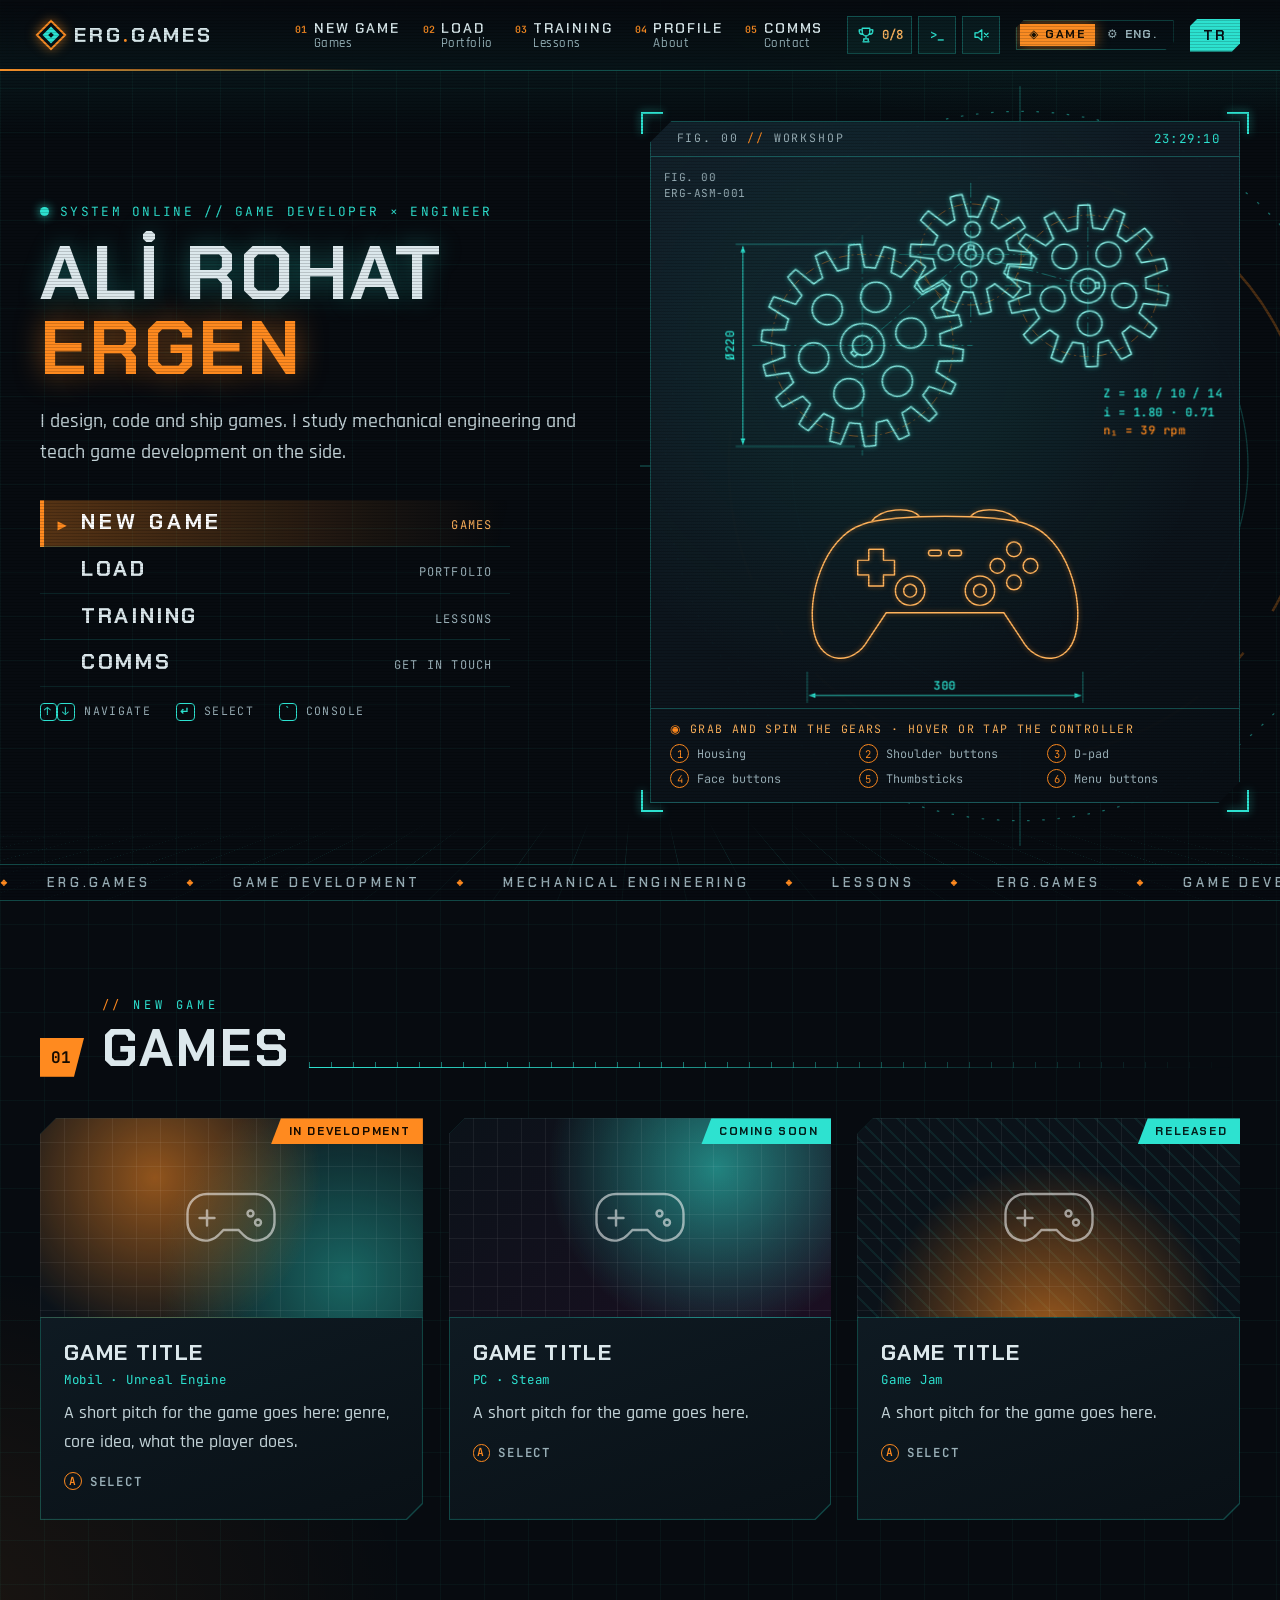
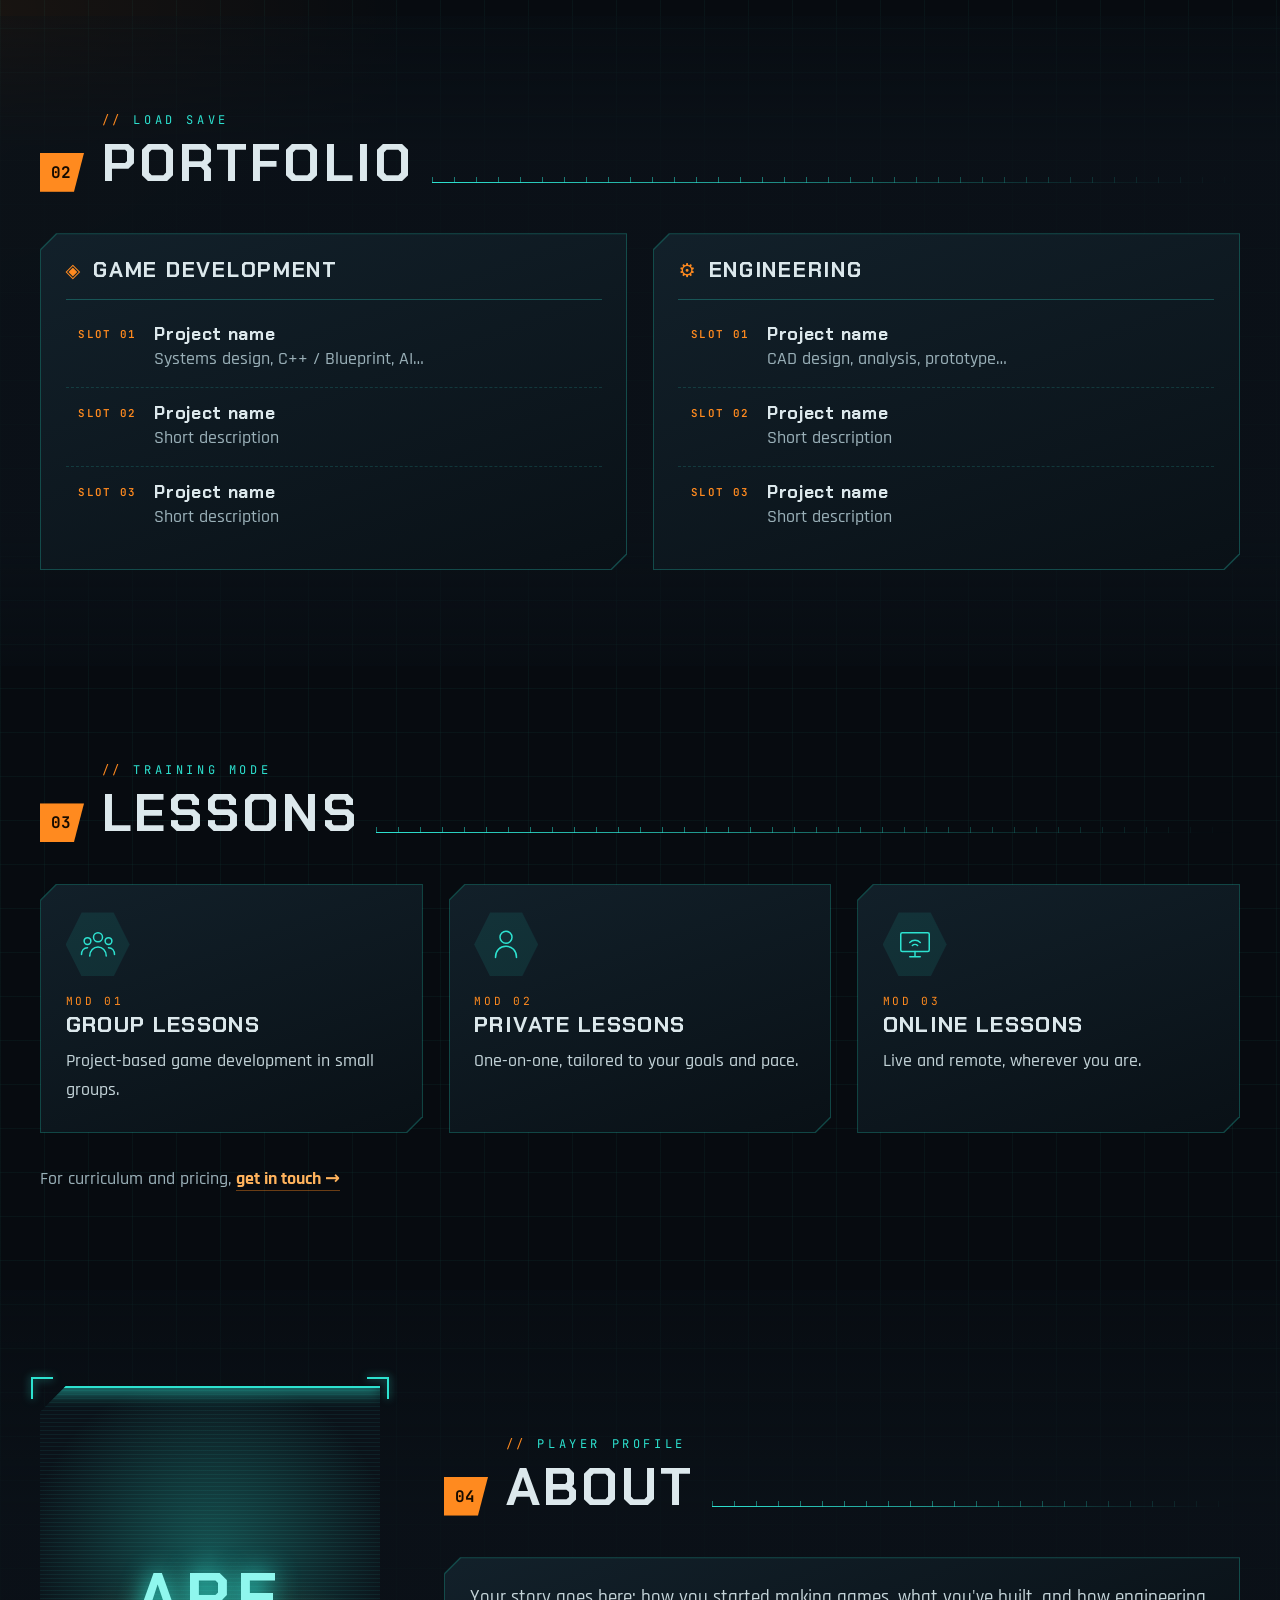
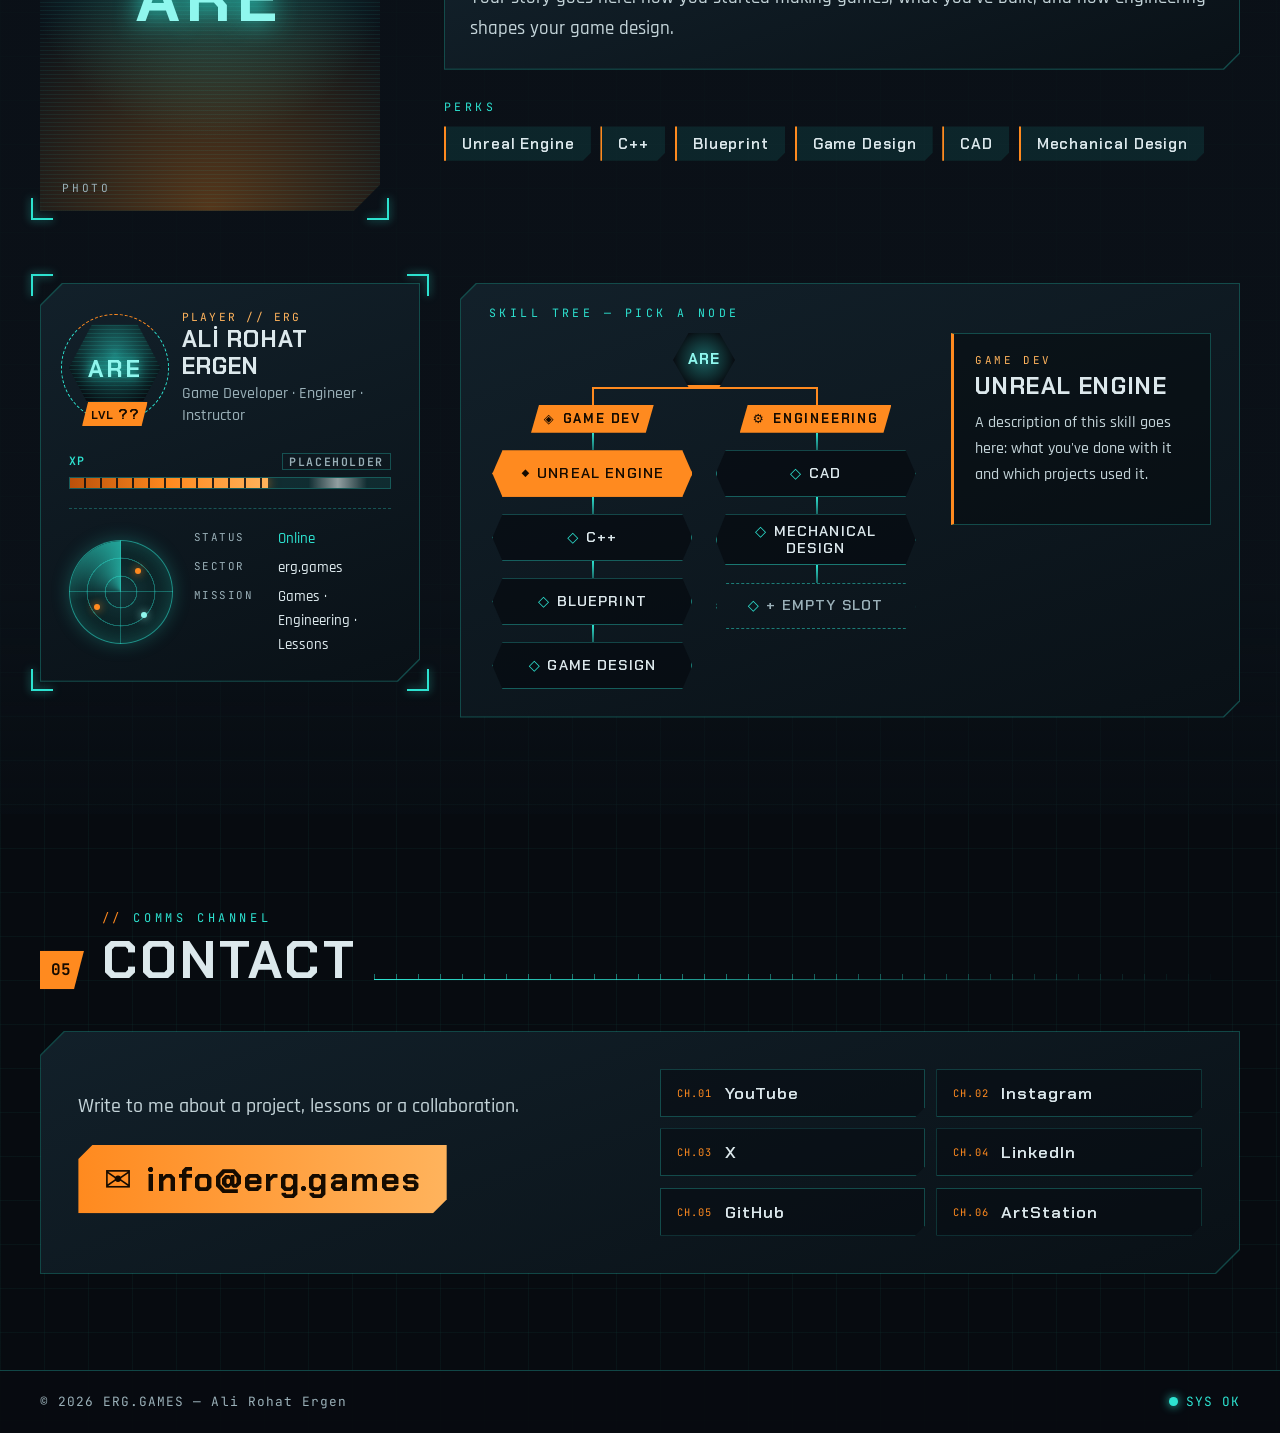
<file: index.html>
<!DOCTYPE html>
<html lang="tr" data-mode="game">
<head>
  <meta charset="UTF-8">
  <meta name="viewport" content="width=device-width, initial-scale=1">
  <title>ERG.GAMES — Ali Rohat Ergen</title>
  <meta name="description" content="Ali Rohat Ergen — oyun geliştiricisi ve makine mühendisliği öğrencisi. Oyunlar, portfolyo ve dersler.">
  <meta name="theme-color" content="#070b10">
  <link rel="preconnect" href="https://fonts.googleapis.com">
  <link rel="preconnect" href="https://fonts.gstatic.com" crossorigin>
  <link href="https://fonts.googleapis.com/css2?family=Chakra+Petch:wght@500;600;700&family=Rajdhani:wght@500;600;700&family=JetBrains+Mono:wght@400;600&family=IBM+Plex+Sans+Condensed:wght@500;700&family=IBM+Plex+Sans:wght@400;500&display=swap" rel="stylesheet">
  <link rel="stylesheet" href="style.css">
  <script>
    // Dil ve mod sayfa çizilmeden uygulanır (yanıp sönme olmasın). ?mode=engineer|game kaydedilmeden zorlar.
    (function () {
      var d = document.documentElement, q = new URLSearchParams(location.search).get('mode');
      var l = localStorage.getItem('lang') || (navigator.language.startsWith('tr') ? 'tr' : 'en');
      if (l === 'en') d.classList.add('en'), d.lang = 'en';
      d.dataset.mode = (q === 'engineer' || q === 'game' ? q : localStorage.getItem('mode')) === 'engineer' ? 'engineer' : 'game';
    })();
  </script>
</head>
<body>
  <a class="skip" href="#main"><span class="tr">İçeriğe geç</span><span class="en">Skip to content</span></a>

  <!-- Dekoratif katmanlar: oyun = tarama bandı; mühendis = sayfa çerçevesi + artı imleç; mod geçişi perdesi -->
  <div class="scan-band game-only" aria-hidden="true"></div>
  <div class="sheet eng-only" aria-hidden="true"></div>
  <div class="xh xh-h eng-only" aria-hidden="true"></div>
  <div class="xh xh-v eng-only" aria-hidden="true"></div>
  <div class="coords eng-only" aria-hidden="true"><b>CURSOR</b> X <span id="cx">0000</span> · Y <span id="cy">0000</span></div>
  <div class="wipe" id="wipe" aria-hidden="true">
    <span class="wipe-txt w-eng"><span class="tr">Mühendis modu</span><span class="en">Engineer mode</span></span>
    <span class="wipe-txt w-game"><span class="tr">Oyun modu</span><span class="en">Game mode</span></span>
  </div>

  <header class="nav">
    <div class="wrap nav-in">
      <a href="#top" class="logo"><span class="logo-mark" aria-hidden="true"></span>ERG<b>.</b>GAMES</a>

      <div id="drawer" class="drawer">
        <nav class="menu" id="menu" aria-label="Ana menü / Main menu">
          <span class="sel nav-sel" aria-hidden="true"></span>
          <a href="#games"><i>01</i><span class="lbl"><span class="tr">Yeni Oyun</span><span class="en">New Game</span></span><small><span class="tr">Oyunlar</span><span class="en">Games</span></small></a>
          <a href="#portfolio"><i>02</i><span class="lbl"><span class="tr">Yükle</span><span class="en">Load</span></span><small><span class="tr">Portfolyo</span><span class="en">Portfolio</span></small></a>
          <a href="#lessons"><i>03</i><span class="lbl"><span class="tr">Eğitim</span><span class="en">Training</span></span><small><span class="tr">Dersler</span><span class="en">Lessons</span></small></a>
          <a href="#about"><i>04</i><span class="lbl"><span class="tr">Profil</span><span class="en">Profile</span></span><small><span class="tr">Hakkımda</span><span class="en">About</span></small></a>
          <a href="#contact"><i>05</i><span class="lbl"><span class="tr">Telsiz</span><span class="en">Comms</span></span><small><span class="tr">İletişim</span><span class="en">Contact</span></small></a>
        </nav>
        <div class="tools">
          <button type="button" id="trophy" class="tool trophy" aria-haspopup="dialog" aria-controls="ach-dlg">
            <svg viewBox="0 0 24 24" aria-hidden="true"><path d="M7 3h10v5a5 5 0 0 1-10 0V3zM7 5H3v2a4 4 0 0 0 4 4M17 5h4v2a4 4 0 0 1-4 4M12 13v4M8 21h8M9 17h6v4H9z"/></svg>
            <span class="tool-lbl"><span class="tr">Başarımlar</span><span class="en">Achievements</span></span>
            <span id="ach-count" class="ach-count">0/8</span>
          </button>
          <button type="button" id="con-btn" class="tool" aria-controls="console">
            <span aria-hidden="true">&gt;_</span>
            <span class="tool-lbl"><span class="tr">Konsol</span><span class="en">Console</span></span>
          </button>
          <button type="button" id="snd" class="tool snd" aria-pressed="false">
            <svg viewBox="0 0 24 24" aria-hidden="true"><path d="M4 9h4l5-4v14l-5-4H4z"/><path class="snd-on" d="M16 9a4 4 0 0 1 0 6M18.5 6.5a8 8 0 0 1 0 11"/><path class="snd-off" d="M16.5 9.5l5 5M21.5 9.5l-5 5"/></svg>
            <span class="tool-lbl"><span class="tr">Ses efektleri</span><span class="en">Sound effects</span></span>
          </button>
        </div>
      </div>

      <button type="button" id="mode" class="mode-sw" role="switch" aria-checked="false" aria-label="Mühendis modu / Engineer mode">
        <span class="ms-opt"><b aria-hidden="true">◈</b><span class="ms-t"><span class="tr">Oyun</span><span class="en">Game</span></span></span>
        <span class="ms-opt"><b aria-hidden="true">⚙</b><span class="ms-t"><span class="tr">Müh.</span><span class="en">Eng.</span></span></span>
      </button>
      <button type="button" id="lang" class="lang" aria-label="Dili değiştir / Change language">
        <span class="tr">EN</span><span class="en">TR</span>
      </button>
      <button type="button" id="burger" class="burger" aria-label="Menü / Menu" aria-controls="drawer" aria-expanded="false">
        <i></i><i></i><i></i>
      </button>
    </div>
  </header>

  <main id="main">
    <!-- HERO / ANA MENÜ -->
    <section class="hero" id="top" aria-labelledby="hero-title">
      <div class="hero-bg" aria-hidden="true">
        <svg class="rings game-only" viewBox="0 0 600 600">
          <circle class="r1" cx="300" cy="300" r="280"/>
          <circle class="r2" cx="300" cy="300" r="230"/>
          <circle class="r3" cx="300" cy="300" r="180"/>
          <circle class="r4" cx="300" cy="300" r="130"/>
          <path class="cross" d="M300 0v80M300 520v80M0 300h80M520 300h80"/>
        </svg>
        <div class="floor game-only"></div>
        <div class="ruler-x eng-only"></div>
      </div>

      <div class="wrap hero-in">
        <div class="hero-main">
          <p class="kicker game-only"><span class="live" aria-hidden="true"></span><span class="tr">Sistem çevrimiçi // oyun geliştirici × mühendis</span><span class="en">System online // game developer × engineer</span></p>
          <p class="fig eng-only"><span>FIG. 00 — <span class="tr">Genel montaj · ERG-ASM-001</span><span class="en">General assembly · ERG-ASM-001</span></span></p>
          <h1 id="hero-title" class="holo" lang="tr" data-text="Ali Rohat&#10;Ergen">Ali Rohat<br><em>Ergen</em></h1>
          <p class="lead">
            <span class="tr">Oyunlar tasarlıyor, kodluyor ve yayınlıyorum. Bir yandan makine mühendisliği okuyor, bir yandan oyun geliştirme dersleri veriyorum.</span>
            <span class="en">I design, code and ship games. I study mechanical engineering and teach game development on the side.</span>
          </p>

          <ul class="mainmenu" aria-label="Hızlı menü / Quick menu">
            <li class="sel mm-sel" aria-hidden="true"></li>
            <li><a href="#games" class="on"><span class="mm-arrow" aria-hidden="true">▶</span><span class="mm-t"><span class="tr">Yeni Oyun</span><span class="en">New Game</span></span><span class="mm-s"><span class="tr">Oyunlar</span><span class="en">Games</span></span></a></li>
            <li><a href="#portfolio"><span class="mm-arrow" aria-hidden="true">▶</span><span class="mm-t"><span class="tr">Yükle</span><span class="en">Load</span></span><span class="mm-s"><span class="tr">Portfolyo</span><span class="en">Portfolio</span></span></a></li>
            <li><a href="#lessons"><span class="mm-arrow" aria-hidden="true">▶</span><span class="mm-t"><span class="tr">Eğitim</span><span class="en">Training</span></span><span class="mm-s"><span class="tr">Dersler</span><span class="en">Lessons</span></span></a></li>
            <li><a href="#contact"><span class="mm-arrow" aria-hidden="true">▶</span><span class="mm-t"><span class="tr">Telsiz</span><span class="en">Comms</span></span><span class="mm-s"><span class="tr">İletişime geç</span><span class="en">Get in touch</span></span></a></li>
          </ul>
          <p class="hint" aria-hidden="true"><kbd>↑</kbd><kbd>↓</kbd> <span class="tr">gezin</span><span class="en">navigate</span> &nbsp; <kbd>↵</kbd> <span class="tr">seç</span><span class="en">select</span> &nbsp; <kbd>`</kbd> <span class="tr">konsol</span><span class="en">console</span></p>
        </div>

        <!-- Etkileşimli çizim: dişliler sürüklenir / ok tuşlarıyla döner; kumanda üstüne gelince/dokununca patlar -->
        <figure class="rig hud-frame" id="rig" aria-labelledby="rig-cap">
          <div class="rig-sheet">
            <div class="rig-bar" aria-hidden="true">
              <span>FIG. 00 <b>//</b> <span class="tr">Atölye</span><span class="en">Workshop</span></span>
              <span class="clock" id="clock">--:--:--</span>
            </div>
            <svg class="bp anim" id="bp" viewBox="0 0 640 600">
              <defs>
                <marker id="arr" viewBox="0 0 10 10" refX="10" refY="5" markerWidth="7" markerHeight="7" orient="auto-start-reverse"><path d="M0,1 L10,5 L0,9 z"/></marker>
              </defs>

              <g class="fade f1" aria-hidden="true">
                <text class="lbl" x="14" y="26">FIG. 00</text>
                <text class="lbl" x="14" y="44">ERG-ASM-001</text>
                <g class="cl">
                  <path d="M110 205H350M230 85V325M270 106H426M348 28V184M385 140.2H566M475.5 50V230M230 205L348 106L475.5 140.2"/>
                </g>
              </g>

              <!-- Dişli takımı (dişler script.js'de üretilir) -->
              <g class="gears" id="gears" tabindex="0" role="slider" aria-label="Dişli takımı — ok tuşlarıyla döndür / Gear train — spin with arrow keys" aria-valuemin="0" aria-valuemax="359" aria-valuenow="0" aria-valuetext="0°">
                <rect class="focus-ring" x="108" y="26" width="470" height="296"/>
                <g class="gear" data-z="18" data-x="230" data-y="205"></g>
                <g class="gear" data-z="10" data-x="348" data-y="106"></g>
                <g class="gear" data-z="14" data-x="475.5" data-y="140.2"></g>
              </g>

              <g class="dimg fade f4" aria-hidden="true">
                <path class="ext" d="M92 95H222M92 315H222"/>
                <line class="dl" x1="100" y1="97" x2="100" y2="313" marker-start="url(#arr)" marker-end="url(#arr)"/>
                <text x="90" y="205" transform="rotate(-90 90 205)" text-anchor="middle">Ø220</text>
                <text x="492" y="262">Z = 18 / 10 / 14</text>
                <text x="492" y="282">i = 1.80 · 0.71</text>
                <text x="492" y="302" class="rpm" id="rpm">n₁ = 0 rpm</text>
                <path class="ext" d="M170 560V594M470 560V594"/>
                <line class="dl" x1="172" y1="586" x2="468" y2="586" marker-start="url(#arr)" marker-end="url(#arr)"/>
                <text x="320" y="580" text-anchor="middle">300</text>
              </g>

              <!-- Oyun kumandası: patlatılmış görünüş -->
              <g transform="translate(170 360)">
                <g class="pad-rig" id="pad-rig" tabindex="0" role="button" aria-pressed="false" aria-label="Kumandayı parçalarına ayır / Explode the controller">
                  <rect class="hit" x="-90" y="-45" width="480" height="280"/>
                  <rect class="focus-ring" x="-90" y="-45" width="480" height="280"/>
                  <g class="sockets">
                    <path d="M67,67 h16 v12 h12 v16 h-12 v12 h-16 v-12 h-12 v-16 h12 Z"/>
                    <circle cx="225" cy="67" r="8"/><circle cx="243" cy="85" r="8"/><circle cx="225" cy="103" r="8"/><circle cx="207" cy="85" r="8"/>
                    <circle cx="112" cy="112" r="16"/><circle cx="188" cy="112" r="16"/>
                    <rect x="132" y="68" width="14" height="6" rx="3"/><rect x="154" y="68" width="14" height="6" rx="3"/>
                  </g>
                  <path class="trails" d="M75 85L-20 60M225 85L320 60M112 112V176M188 112V176M150 71V9M96 30V-14M204 30V-14"/>
                  <g class="part p-body">
                    <path class="d s3" pathLength="1" d="M60,40 C90,28 210,28 240,40 C282,54 302,120 292,160 C284,192 250,194 234,166 L214,136 L86,136 L66,166 C50,194 16,192 8,160 C-2,120 18,54 60,40 Z"/>
                  </g>
                  <g class="part" style="--dx:0px;--dy:-44px">
                    <path class="d s4" pathLength="1" d="M70,37 C80,22 112,20 122,31 M230,37 C220,22 188,20 178,31"/>
                  </g>
                  <g class="part" style="--dx:-95px;--dy:-25px">
                    <path class="d s4" pathLength="1" d="M67,67 h16 v12 h12 v16 h-12 v12 h-16 v-12 h-12 v-16 h12 Z"/>
                  </g>
                  <g class="part" style="--dx:95px;--dy:-25px">
                    <circle class="d s4" pathLength="1" cx="225" cy="67" r="8"/><circle class="d s4" pathLength="1" cx="243" cy="85" r="8"/>
                    <circle class="d s4" pathLength="1" cx="225" cy="103" r="8"/><circle class="d s4" pathLength="1" cx="207" cy="85" r="8"/>
                  </g>
                  <g class="part" style="--dx:0px;--dy:64px">
                    <circle class="d s4" pathLength="1" cx="112" cy="112" r="16"/><circle class="d s4" pathLength="1" cx="112" cy="112" r="7"/>
                    <circle class="d s4" pathLength="1" cx="188" cy="112" r="16"/><circle class="d s4" pathLength="1" cx="188" cy="112" r="7"/>
                  </g>
                  <g class="part" style="--dx:0px;--dy:-62px">
                    <rect class="d s4" pathLength="1" x="132" y="68" width="14" height="6" rx="3"/><rect class="d s4" pathLength="1" x="154" y="68" width="14" height="6" rx="3"/>
                  </g>
                  <g class="callouts">
                    <path class="ld" d="M-17 168L10 163M51 -30L73 -12M-54 40L-41 54M360 35L345 53M139 176H128M161 176H172M150 -13V5"/>
                    <circle class="ball" cx="-28" cy="170" r="11"/><text class="bn" x="-28" y="174">1</text>
                    <circle class="ball" cx="40" cy="-34" r="11"/><text class="bn" x="40" y="-30">2</text>
                    <circle class="ball" cx="-62" cy="34" r="11"/><text class="bn" x="-62" y="38">3</text>
                    <circle class="ball" cx="370" cy="28" r="11"/><text class="bn" x="370" y="32">4</text>
                    <circle class="ball" cx="150" cy="176" r="11"/><text class="bn" x="150" y="180">5</text>
                    <circle class="ball" cx="150" cy="-24" r="11"/><text class="bn" x="150" y="-20">6</text>
                  </g>
                </g>
              </g>
            </svg>
            <figcaption id="rig-cap">
              <p class="rig-hint"><span class="tr">Dişlileri tutup çevir · kumandanın üstüne gel ya da dokun</span><span class="en">Grab and spin the gears · hover or tap the controller</span></p>
              <ol class="parts">
                <li><span class="tr">Gövde</span><span class="en">Housing</span></li>
                <li><span class="tr">Omuz tuşları</span><span class="en">Shoulder buttons</span></li>
                <li><span class="tr">Yön tuşu</span><span class="en">D-pad</span></li>
                <li><span class="tr">Eylem tuşları</span><span class="en">Face buttons</span></li>
                <li><span class="tr">Analog çubuklar</span><span class="en">Thumbsticks</span></li>
                <li><span class="tr">Menü tuşları</span><span class="en">Menu buttons</span></li>
              </ol>
            </figcaption>
          </div>
        </figure>
      </div>

      <div class="ticker" aria-hidden="true">
        <div class="ticker-in">
          <span>ERG.GAMES</span><span class="tr">Oyun geliştirme</span><span class="en">Game development</span><span class="tr">Makine mühendisliği</span><span class="en">Mechanical engineering</span><span class="tr">Dersler</span><span class="en">Lessons</span><span>ERG.GAMES</span><span class="tr">Oyun geliştirme</span><span class="en">Game development</span><span class="tr">Makine mühendisliği</span><span class="en">Mechanical engineering</span><span class="tr">Dersler</span><span class="en">Lessons</span>
        </div>
      </div>
    </section>

    <!-- OYUNLAR -->
    <section id="games" class="sec" aria-labelledby="games-h">
      <div class="wrap">
        <header class="sec-head">
          <span class="sec-num">01</span>
          <div>
            <p class="sec-kick"><span class="tr">Yeni oyun</span><span class="en">New game</span></p>
            <h2 id="games-h"><span class="tr">Oyunlar</span><span class="en">Games</span><span class="dim-line" aria-hidden="true"><i>A–A</i></span></h2>
          </div>
          <span class="sec-line" aria-hidden="true"></span>
        </header>
        <div class="cards">
          <!-- Her oyun için bu <article> bloğunu kopyalayın; .thumb içine <img src="..." alt="..."> koyun -->
          <article class="panel game">
            <div class="thumb t1"><span class="badge"><span class="tr">Geliştiriliyor</span><span class="en">In development</span></span><svg class="pad" viewBox="0 0 64 40" aria-hidden="true"><path d="M16 4h32a13 13 0 0 1 13 13v6a12 12 0 0 1-21 8l-3-3h-10l-3 3A12 12 0 0 1 3 23v-6A13 13 0 0 1 16 4z"/><path d="M16 15v10M11 20h10"/><circle cx="45" cy="17" r="2"/><circle cx="50" cy="23" r="2"/></svg></div>
            <div class="body">
              <h3><span class="tr">Oyun Adı</span><span class="en">Game Title</span></h3>
              <p class="meta">Mobil · Unreal Engine</p>
              <p><span class="tr">Oyunun kısa tanıtımı buraya gelecek. Bir iki cümle: tür, ana fikir, oyuncunun ne yaptığı.</span><span class="en">A short pitch for the game goes here: genre, core idea, what the player does.</span></p>
              <span class="press" aria-hidden="true"><kbd>A</kbd> <span class="tr">Seç</span><span class="en">Select</span></span>
            </div>
          </article>
          <article class="panel game">
            <div class="thumb t2"><span class="badge"><span class="tr">Yakında</span><span class="en">Coming soon</span></span><svg class="pad" viewBox="0 0 64 40" aria-hidden="true"><path d="M16 4h32a13 13 0 0 1 13 13v6a12 12 0 0 1-21 8l-3-3h-10l-3 3A12 12 0 0 1 3 23v-6A13 13 0 0 1 16 4z"/><path d="M16 15v10M11 20h10"/><circle cx="45" cy="17" r="2"/><circle cx="50" cy="23" r="2"/></svg></div>
            <div class="body">
              <h3><span class="tr">Oyun Adı</span><span class="en">Game Title</span></h3>
              <p class="meta">PC · Steam</p>
              <p><span class="tr">Oyunun kısa tanıtımı buraya gelecek.</span><span class="en">A short pitch for the game goes here.</span></p>
              <span class="press" aria-hidden="true"><kbd>A</kbd> <span class="tr">Seç</span><span class="en">Select</span></span>
            </div>
          </article>
          <article class="panel game">
            <div class="thumb t3"><span class="badge"><span class="tr">Yayında</span><span class="en">Released</span></span><svg class="pad" viewBox="0 0 64 40" aria-hidden="true"><path d="M16 4h32a13 13 0 0 1 13 13v6a12 12 0 0 1-21 8l-3-3h-10l-3 3A12 12 0 0 1 3 23v-6A13 13 0 0 1 16 4z"/><path d="M16 15v10M11 20h10"/><circle cx="45" cy="17" r="2"/><circle cx="50" cy="23" r="2"/></svg></div>
            <div class="body">
              <h3><span class="tr">Oyun Adı</span><span class="en">Game Title</span></h3>
              <p class="meta">Game Jam</p>
              <p><span class="tr">Oyunun kısa tanıtımı buraya gelecek.</span><span class="en">A short pitch for the game goes here.</span></p>
              <span class="press" aria-hidden="true"><kbd>A</kbd> <span class="tr">Seç</span><span class="en">Select</span></span>
            </div>
          </article>
        </div>
      </div>
    </section>

    <!-- PORTFOLYO -->
    <section id="portfolio" class="sec alt" aria-labelledby="portfolio-h">
      <div class="wrap">
        <header class="sec-head">
          <span class="sec-num">02</span>
          <div>
            <p class="sec-kick"><span class="tr">Kayıt yükle</span><span class="en">Load save</span></p>
            <h2 id="portfolio-h"><span class="tr">Portfolyo</span><span class="en">Portfolio</span><span class="dim-line" aria-hidden="true"><i>B–B</i></span></h2>
          </div>
          <span class="sec-line" aria-hidden="true"></span>
        </header>
        <div class="split">
          <div class="panel col">
            <h3 class="col-title"><span class="ct-ico" aria-hidden="true">◈</span><span class="tr">Oyun Geliştirme</span><span class="en">Game Development</span></h3>
            <ul class="slots">
              <li><span class="slot-n">SLOT 01</span><div><b><span class="tr">Proje adı</span><span class="en">Project name</span></b><span class="tr">Sistem tasarımı, C++ / Blueprint, yapay zekâ…</span><span class="en">Systems design, C++ / Blueprint, AI…</span></div></li>
              <li><span class="slot-n">SLOT 02</span><div><b><span class="tr">Proje adı</span><span class="en">Project name</span></b><span class="tr">Kısa açıklama</span><span class="en">Short description</span></div></li>
              <li><span class="slot-n">SLOT 03</span><div><b><span class="tr">Proje adı</span><span class="en">Project name</span></b><span class="tr">Kısa açıklama</span><span class="en">Short description</span></div></li>
            </ul>
          </div>
          <div class="panel col">
            <h3 class="col-title"><span class="ct-ico" aria-hidden="true">⚙</span><span class="tr">Mühendislik</span><span class="en">Engineering</span></h3>
            <ul class="slots">
              <li><span class="slot-n">SLOT 01</span><div><b><span class="tr">Proje adı</span><span class="en">Project name</span></b><span class="tr">CAD tasarımı, analiz, prototip…</span><span class="en">CAD design, analysis, prototype…</span></div></li>
              <li><span class="slot-n">SLOT 02</span><div><b><span class="tr">Proje adı</span><span class="en">Project name</span></b><span class="tr">Kısa açıklama</span><span class="en">Short description</span></div></li>
              <li><span class="slot-n">SLOT 03</span><div><b><span class="tr">Proje adı</span><span class="en">Project name</span></b><span class="tr">Kısa açıklama</span><span class="en">Short description</span></div></li>
            </ul>
          </div>
        </div>
      </div>
    </section>

    <!-- DERSLER -->
    <section id="lessons" class="sec" aria-labelledby="lessons-h">
      <div class="wrap">
        <header class="sec-head">
          <span class="sec-num">03</span>
          <div>
            <p class="sec-kick"><span class="tr">Eğitim modu</span><span class="en">Training mode</span></p>
            <h2 id="lessons-h"><span class="tr">Dersler</span><span class="en">Lessons</span><span class="dim-line" aria-hidden="true"><i>C–C</i></span></h2>
          </div>
          <span class="sec-line" aria-hidden="true"></span>
        </header>
        <div class="cards">
          <article class="panel lesson">
            <span class="ico" aria-hidden="true"><svg viewBox="0 0 48 48"><circle cx="24" cy="15" r="6"/><circle cx="10" cy="20" r="4.5"/><circle cx="38" cy="20" r="4.5"/><path d="M13 40c0-7 5-12 11-12s11 5 11 12M2 38c0-5 3-9 8-9M46 38c0-5-3-9-8-9"/></svg></span>
            <p class="mode">MOD 01</p>
            <h3><span class="tr">Grup Dersleri</span><span class="en">Group Lessons</span></h3>
            <p><span class="tr">Küçük gruplarla, proje üzerinden oyun geliştirme.</span><span class="en">Project-based game development in small groups.</span></p>
          </article>
          <article class="panel lesson">
            <span class="ico" aria-hidden="true"><svg viewBox="0 0 48 48"><circle cx="24" cy="15" r="8"/><path d="M10 42c0-9 6-15 14-15s14 6 14 15"/></svg></span>
            <p class="mode">MOD 02</p>
            <h3><span class="tr">Özel Ders</span><span class="en">Private Lessons</span></h3>
            <p><span class="tr">Birebir, sizin hedefinize ve hızınıza göre.</span><span class="en">One-on-one, tailored to your goals and pace.</span></p>
          </article>
          <article class="panel lesson">
            <span class="ico" aria-hidden="true"><svg viewBox="0 0 48 48"><rect x="5" y="9" width="38" height="25" rx="2"/><path d="M17 41h14M24 34v7M17 22a10 10 0 0 1 14 0M20.5 26a5 5 0 0 1 7 0"/></svg></span>
            <p class="mode">MOD 03</p>
            <h3><span class="tr">Online Ders</span><span class="en">Online Lessons</span></h3>
            <p><span class="tr">Nerede olursanız olun, canlı ve uzaktan.</span><span class="en">Live and remote, wherever you are.</span></p>
          </article>
        </div>
        <p class="note"><span class="tr">Ders içeriği ve ücretler için</span><span class="en">For curriculum and pricing,</span> <a href="#contact"><span class="tr">iletişime geçin →</span><span class="en">get in touch →</span></a></p>
      </div>
    </section>

    <!-- HAKKIMDA + KARAKTER EKRANI (oyuncu kartı + yetenek ağacı) -->
    <section id="about" class="sec alt" aria-labelledby="about-h">
      <div class="wrap about">
        <div class="photo-wrap hud-frame">
          <!-- Fotoğraf: .photo içine <img src="..." alt="Ali Rohat Ergen"> koyun -->
          <div class="photo" aria-hidden="true"><span>ARE</span><i class="photo-scan"></i><small><span class="tr">Fotoğraf</span><span class="en">Photo</span></small></div>
        </div>
        <div>
          <header class="sec-head">
            <span class="sec-num">04</span>
            <div>
              <p class="sec-kick"><span class="tr">Oyuncu profili</span><span class="en">Player profile</span></p>
              <h2 id="about-h"><span class="tr">Hakkımda</span><span class="en">About</span><span class="dim-line" aria-hidden="true"><i>D–D</i></span></h2>
            </div>
            <span class="sec-line" aria-hidden="true"></span>
          </header>
          <div class="panel bio">
            <p><span class="tr">Buraya kendi hikâyeniz gelecek: oyun geliştirmeye nasıl başladınız, neler yaptınız, mühendislik eğitiminizin oyun tasarımınıza nasıl yansıdığı.</span><span class="en">Your story goes here: how you started making games, what you've built, and how engineering shapes your game design.</span></p>
          </div>
          <p class="perks-t"><span class="tr">Yetenekler</span><span class="en">Perks</span></p>
          <ul class="tags">
            <li lang="en">Unreal Engine</li><li lang="en">C++</li><li lang="en">Blueprint</li><li lang="en">Game Design</li><li lang="en">CAD</li><li><span class="tr">Makine Tasarımı</span><span class="en">Mechanical Design</span></li>
          </ul>
        </div>
      </div>

      <div class="wrap char">
        <aside class="profile-wrap hud-frame" aria-label="Oyuncu profili / Player profile">
          <div class="panel profile">
            <div class="pf-top">
              <div class="avatar" aria-hidden="true"><span class="hex">ARE</span><b class="lvl">LVL <em>??</em></b></div>
              <div>
                <p class="pf-tag">PLAYER // ERG</p>
                <p class="pf-name" lang="tr">Ali Rohat Ergen</p>
                <p class="pf-class"><span class="tr">Oyun Geliştirici · Mühendis · Eğitmen</span><span class="en">Game Developer · Engineer · Instructor</span></p>
              </div>
            </div>
            <div class="xp">
              <div class="row"><span>XP</span><span class="demo"><span class="tr">Yer tutucu</span><span class="en">Placeholder</span></span></div>
              <div class="bar main"><i style="--w:62%"></i></div>
            </div>
            <div class="pf-foot">
              <div class="radar" aria-hidden="true"><i class="sweep"></i><b class="blip b1"></b><b class="blip b2"></b><b class="blip b3"></b></div>
              <dl class="status">
                <div><dt><span class="tr">Durum</span><span class="en">Status</span></dt><dd class="ok"><span class="tr">Çevrimiçi</span><span class="en">Online</span></dd></div>
                <div><dt><span class="tr">Bölge</span><span class="en">Sector</span></dt><dd>erg.games</dd></div>
                <div><dt><span class="tr">Görev</span><span class="en">Mission</span></dt><dd><span class="tr">Oyun · Mühendislik · Ders</span><span class="en">Games · Engineering · Lessons</span></dd></div>
              </dl>
            </div>
          </div>
        </aside>

        <div class="panel tree-panel">
          <p class="perks-t" id="tree-h"><span class="tr">Yetenek ağacı — bir düğüm seç</span><span class="en">Skill tree — pick a node</span></p>
          <div class="tree-grid">
            <div class="tree" role="group" aria-labelledby="tree-h">
              <span class="tree-core" aria-hidden="true">ARE</span>
              <div class="branch">
                <p class="br-head"><span aria-hidden="true">◈</span> <span class="tr">Oyun Geliştirme</span><span class="en">Game Dev</span></p>
                <ul class="chain">
                  <li><button type="button" class="node" data-skill="ue" aria-pressed="true" aria-controls="sk-detail"><span lang="en">Unreal Engine</span></button></li>
                  <li><button type="button" class="node" data-skill="cpp" aria-pressed="false" aria-controls="sk-detail"><span lang="en">C++</span></button></li>
                  <li><button type="button" class="node" data-skill="bp" aria-pressed="false" aria-controls="sk-detail"><span lang="en">Blueprint</span></button></li>
                  <li><button type="button" class="node" data-skill="gd" aria-pressed="false" aria-controls="sk-detail"><span lang="en">Game Design</span></button></li>
                </ul>
              </div>
              <div class="branch">
                <p class="br-head"><span aria-hidden="true">⚙</span> <span class="tr">Mühendislik</span><span class="en">Engineering</span></p>
                <ul class="chain">
                  <li><button type="button" class="node" data-skill="cad" aria-pressed="false" aria-controls="sk-detail"><span lang="en">CAD</span></button></li>
                  <li><button type="button" class="node" data-skill="md" aria-pressed="false" aria-controls="sk-detail"><span class="tr">Makine Tasarımı</span><span class="en">Mechanical Design</span></button></li>
                  <li><button type="button" class="node slot" data-skill="slot" aria-pressed="false" aria-controls="sk-detail"><span class="tr">+ Boş yuva</span><span class="en">+ Empty slot</span></button></li>
                </ul>
              </div>
            </div>

            <!-- Her düğümün açıklaması: metinleri burada düzenleyin -->
            <div class="sk-detail" id="sk-detail" aria-live="polite">
              <div class="sk-info" data-skill="ue">
                <p class="sk-br"><span class="tr">Oyun Geliştirme</span><span class="en">Game Dev</span></p>
                <h3 lang="en">Unreal Engine</h3>
                <p><span class="tr">Bu yetenekle ilgili açıklama buraya gelecek: neler yaptınız, hangi projelerde kullandınız.</span><span class="en">A description of this skill goes here: what you've done with it and which projects used it.</span></p>
              </div>
              <div class="sk-info" data-skill="cpp" hidden>
                <p class="sk-br"><span class="tr">Oyun Geliştirme</span><span class="en">Game Dev</span></p>
                <h3 lang="en">C++</h3>
                <p><span class="tr">Bu yetenekle ilgili açıklama buraya gelecek: neler yaptınız, hangi projelerde kullandınız.</span><span class="en">A description of this skill goes here: what you've done with it and which projects used it.</span></p>
              </div>
              <div class="sk-info" data-skill="bp" hidden>
                <p class="sk-br"><span class="tr">Oyun Geliştirme</span><span class="en">Game Dev</span></p>
                <h3 lang="en">Blueprint</h3>
                <p><span class="tr">Bu yetenekle ilgili açıklama buraya gelecek: neler yaptınız, hangi projelerde kullandınız.</span><span class="en">A description of this skill goes here: what you've done with it and which projects used it.</span></p>
              </div>
              <div class="sk-info" data-skill="gd" hidden>
                <p class="sk-br"><span class="tr">Oyun Geliştirme</span><span class="en">Game Dev</span></p>
                <h3 lang="en">Game Design</h3>
                <p><span class="tr">Bu yetenekle ilgili açıklama buraya gelecek: neler yaptınız, hangi projelerde kullandınız.</span><span class="en">A description of this skill goes here: what you've done with it and which projects used it.</span></p>
              </div>
              <div class="sk-info" data-skill="cad" hidden>
                <p class="sk-br"><span class="tr">Mühendislik</span><span class="en">Engineering</span></p>
                <h3 lang="en">CAD</h3>
                <p><span class="tr">Bu yetenekle ilgili açıklama buraya gelecek: neler yaptınız, hangi projelerde kullandınız.</span><span class="en">A description of this skill goes here: what you've done with it and which projects used it.</span></p>
              </div>
              <div class="sk-info" data-skill="md" hidden>
                <p class="sk-br"><span class="tr">Mühendislik</span><span class="en">Engineering</span></p>
                <h3><span class="tr">Makine Tasarımı</span><span class="en">Mechanical Design</span></h3>
                <p><span class="tr">Bu yetenekle ilgili açıklama buraya gelecek: neler yaptınız, hangi projelerde kullandınız.</span><span class="en">A description of this skill goes here: what you've done with it and which projects used it.</span></p>
              </div>
              <div class="sk-info" data-skill="slot" hidden>
                <p class="sk-br"><span class="tr">Mühendislik</span><span class="en">Engineering</span></p>
                <h3><span class="tr">Boş yuva</span><span class="en">Empty slot</span></h3>
                <p><span class="tr">Bu yuvaya yeni bir yetenek eklenecek. Başlığı ve açıklamayı buradan düzenleyin.</span><span class="en">A new skill will go in this slot. Edit the title and description here.</span></p>
              </div>
            </div>
          </div>
        </div>
      </div>
    </section>

    <!-- İLETİŞİM -->
    <section id="contact" class="sec contact" aria-labelledby="contact-h">
      <div class="wrap">
        <header class="sec-head">
          <span class="sec-num">05</span>
          <div>
            <p class="sec-kick"><span class="tr">Telsiz kanalı</span><span class="en">Comms channel</span></p>
            <h2 id="contact-h"><span class="tr">İletişim</span><span class="en">Contact</span><span class="dim-line" aria-hidden="true"><i>E–E</i></span></h2>
          </div>
          <span class="sec-line" aria-hidden="true"></span>
        </header>
        <div class="panel comms">
          <div class="comms-main">
            <p class="lead"><span class="tr">Bir proje, ders ya da iş birliği için yazın.</span><span class="en">Write to me about a project, lessons or a collaboration.</span></p>
            <!-- TODO: gerçek e-posta adresi -->
            <a class="mail" href="mailto:info@erg.games"><span class="mail-ico" aria-hidden="true">✉</span>info@erg.games</a>
          </div>
          <ul class="socials" lang="en">
            <li><a href="https://www.youtube.com/@ERGDD" target="_blank" rel="noopener"><i>CH.01</i>YouTube</a></li>
            <li><a href="https://www.instagram.com/ergdigitaldev" target="_blank" rel="noopener"><i>CH.02</i>Instagram</a></li>
            <li><a href="https://x.com/rohat_ergen" target="_blank" rel="noopener"><i>CH.03</i>X</a></li>
            <li><a href="https://www.linkedin.com/in/alirohatergen" target="_blank" rel="noopener"><i>CH.04</i>LinkedIn</a></li>
            <li><a href="https://github.com/RohatErgen" target="_blank" rel="noopener"><i>CH.05</i>GitHub</a></li>
            <li><a href="https://www.artstation.com/rohatergen1" target="_blank" rel="noopener"><i>CH.06</i>ArtStation</a></li>
          </ul>
        </div>
      </div>
    </section>
  </main>

  <footer class="foot">
    <div class="wrap foot-in">
      <span>© <span class="year"></span> ERG.GAMES — Ali Rohat Ergen</span>
      <span class="sys game-only"><span class="live" aria-hidden="true"></span>SYS OK</span>
      <!-- Teknik resim antet kutusu (mühendis modu) -->
      <div class="title-block eng-only" aria-label="Antet / Title block">
        <div class="tb-logo">ERG<b>.</b>GAMES</div>
        <div class="tb-wide"><small><span class="tr">Çizen</span><span class="en">Drawn by</span></small>A. R. ERGEN</div>
        <div class="tb-wide"><small><span class="tr">Başlık</span><span class="en">Title</span></small><span class="tr">Kişisel Site</span><span class="en">Personal Site</span></div>
        <div><small><span class="tr">Ölçek</span><span class="en">Scale</span></small>1:1</div>
        <div><small><span class="tr">Sayfa</span><span class="en">Sheet</span></small>1 / 1</div>
        <div><small>Rev</small>B</div>
        <div><small><span class="tr">Tarih</span><span class="en">Date</span></small><span class="year"></span></div>
      </div>
    </div>
  </footer>

  <!-- Başarım bildirimleri -->
  <div class="toasts" id="toasts" role="status" aria-live="polite"></div>

  <!-- Başarım listesi -->
  <dialog id="ach-dlg" class="ach-dlg" aria-labelledby="ach-h">
    <div class="ach-in">
      <div class="dlg-head">
        <h2 id="ach-h"><span class="tr">Başarımlar</span><span class="en">Achievements</span> <span class="ach-count" id="ach-count2"></span></h2>
        <button type="button" class="dlg-x" id="ach-x" aria-label="Kapat / Close">×</button>
      </div>
      <ul class="ach-list" id="ach-list"></ul>
    </div>
  </dialog>

  <!-- Oyun konsolu: ` veya ~ ile aç, Esc ile kapat -->
  <dialog id="console" class="console" aria-labelledby="con-title">
    <div class="wrap con-in">
      <div class="dlg-head">
        <h2 id="con-title">ERG://<span class="tr">konsol</span><span class="en">console</span></h2>
        <span class="con-tip" aria-hidden="true"><kbd>Esc</kbd> <span class="tr">kapat</span><span class="en">close</span></span>
        <button type="button" class="dlg-x" id="con-x" aria-label="Konsolu kapat / Close console">×</button>
      </div>
      <div class="con-log" id="con-log" role="log" aria-live="polite"></div>
      <form class="con-form" id="con-form" autocomplete="off">
        <label for="con-in" class="prompt">&gt;<span class="sr-only"><span class="tr">Komut</span><span class="en">Command</span></span></label>
        <input id="con-in" type="text" spellcheck="false" autocapitalize="off" enterkeyhint="send" autofocus>
      </form>
    </div>
  </dialog>

  <script src="script.js"></script>
</body>
</html>
</file>
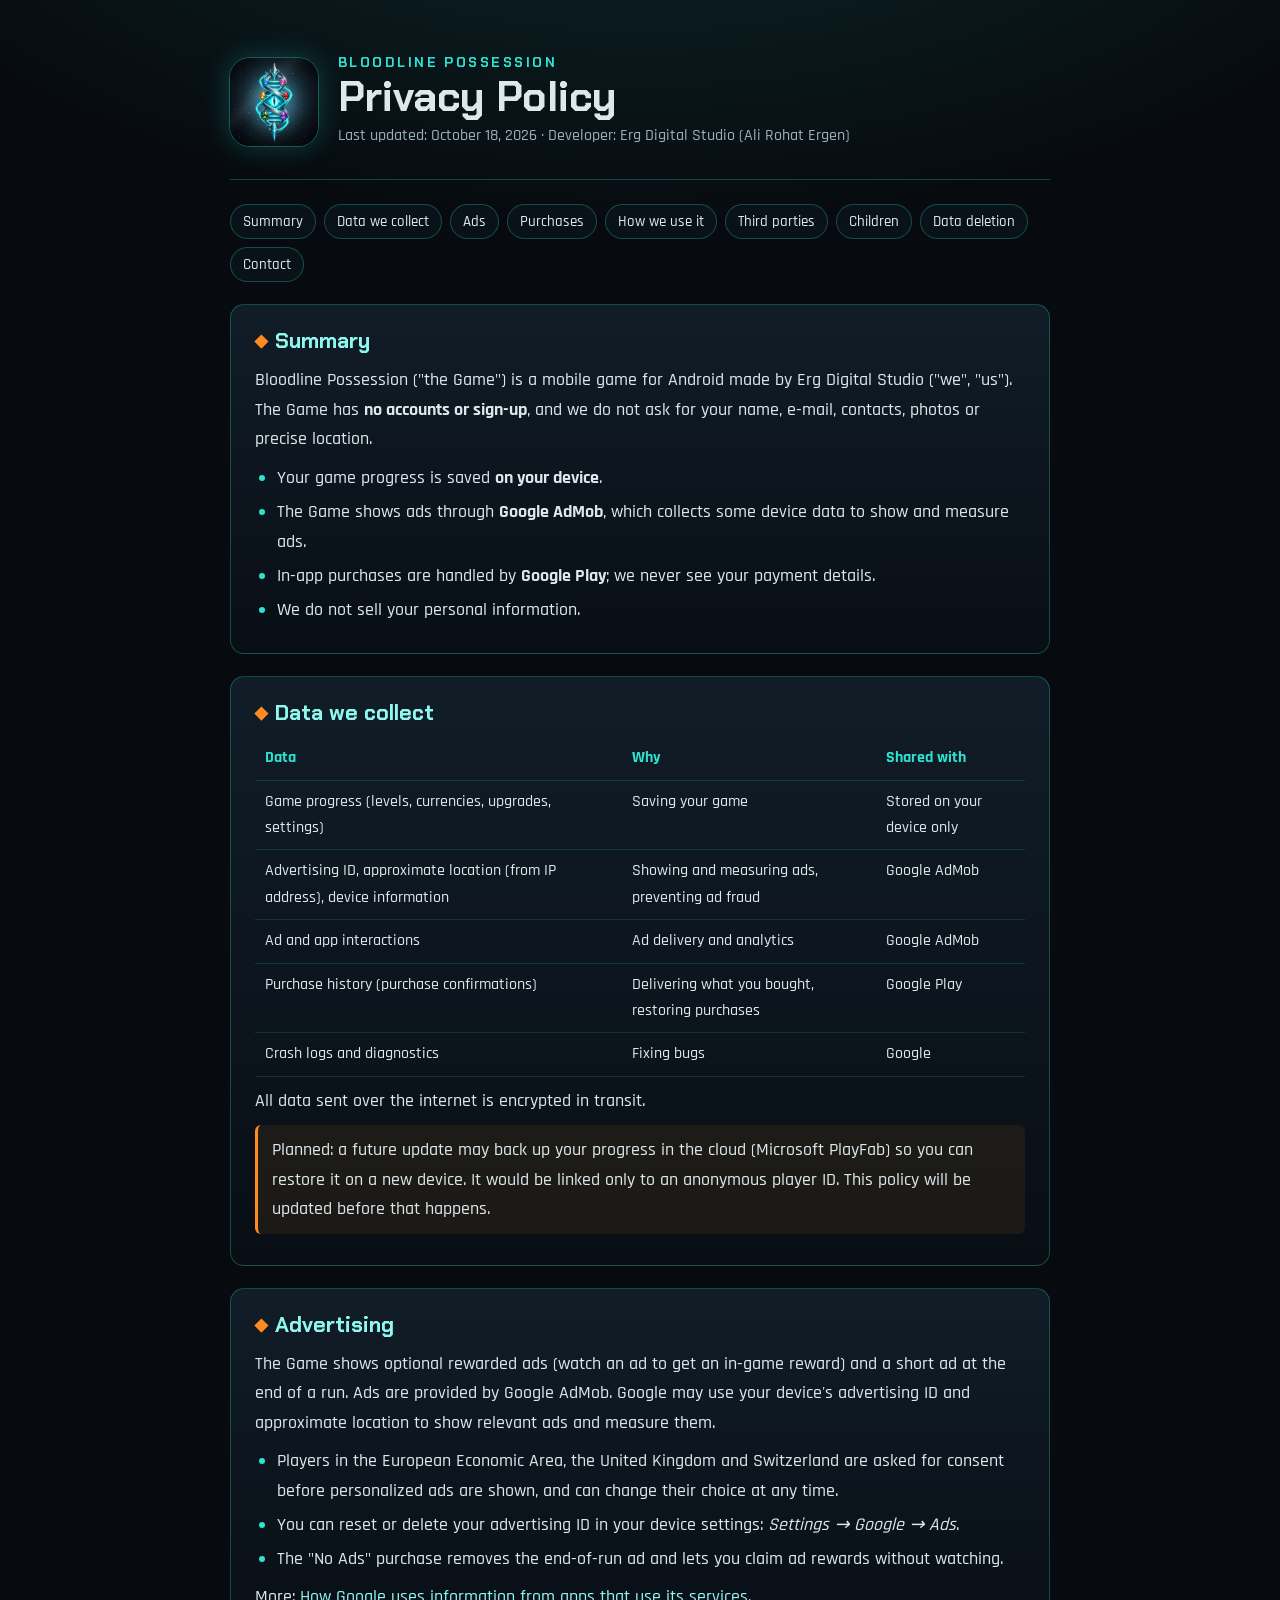
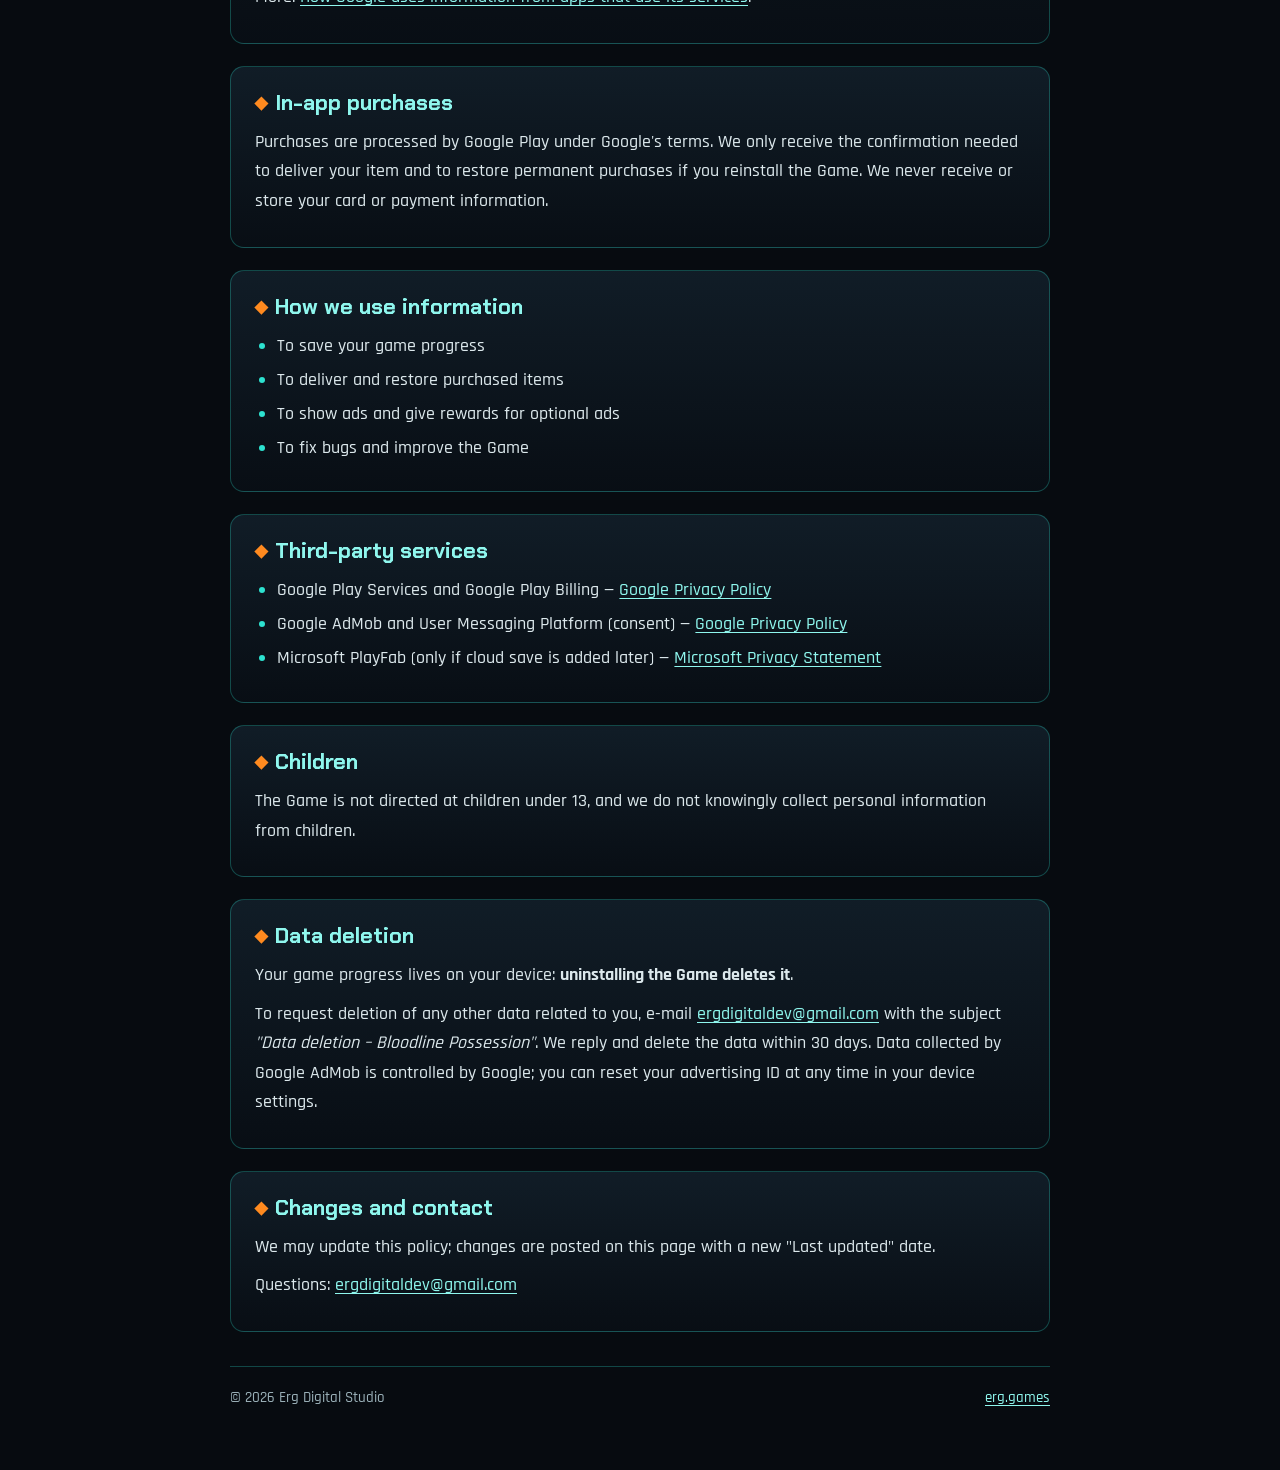
<file: bloodline-possession/privacy/index.html>
<!doctype html>
<html lang="en">
<head>
<meta charset="utf-8">
<meta name="viewport" content="width=device-width, initial-scale=1">
<title>Privacy Policy — Bloodline Possession</title>
<meta name="description" content="Privacy policy of the mobile game Bloodline Possession by Erg Digital Studio.">
<meta name="theme-color" content="#070b10">
<link rel="icon" href="../icon.jpg">
<link rel="preconnect" href="https://fonts.googleapis.com">
<link rel="preconnect" href="https://fonts.gstatic.com" crossorigin>
<link href="https://fonts.googleapis.com/css2?family=Chakra+Petch:wght@600;700&family=Rajdhani:wght@500;600;700&display=swap" rel="stylesheet">
<style>
  :root { --bg:#070b10; --panel:#0e1821; --line:rgba(45,226,208,.28); --t:#2de2d0; --t2:#8ff7ee; --o:#ff8a1f; --txt:#dce8ec; --mut:#9ab0b8; }
  * { box-sizing:border-box; }
  html { scroll-behavior:smooth; }
  body { margin:0; background:radial-gradient(1200px 600px at 50% -200px, rgba(45,226,208,.14), transparent 70%), var(--bg);
         color:var(--txt); font:500 1.12rem/1.65 "Rajdhani","Segoe UI",system-ui,sans-serif; }
  a { color:var(--t2); text-underline-offset:3px; }
  a:hover { color:#fff; }
  .wrap { max-width:860px; margin:0 auto; padding:28px 20px 60px; }
  header { display:flex; align-items:center; gap:20px; padding:26px 0 30px; border-bottom:1px solid var(--line); }
  header img { width:88px; height:88px; border-radius:20px; box-shadow:0 0 0 1px var(--line), 0 0 28px rgba(45,226,208,.25); }
  .kicker { margin:0; color:var(--t); font:700 .85rem "Chakra Petch",sans-serif; letter-spacing:.18em; text-transform:uppercase; }
  h1 { margin:4px 0 2px; font:700 clamp(1.8rem,5vw,2.6rem)/1.1 "Chakra Petch",sans-serif; }
  .meta { margin:0; color:var(--mut); font-size:1rem; }
  nav.toc { display:flex; flex-wrap:wrap; gap:8px; margin:24px 0 8px; }
  nav.toc a { padding:4px 12px; border:1px solid var(--line); border-radius:999px; text-decoration:none; font-size:.95rem; color:var(--txt); background:rgba(14,24,33,.6); }
  nav.toc a:hover { border-color:var(--t); color:var(--t2); }
  section { margin:22px 0; padding:22px 24px; background:linear-gradient(180deg, rgba(18,31,41,.92), rgba(9,15,21,.92));
            border:1px solid var(--line); border-radius:14px; }
  h2 { margin:0 0 10px; font:700 1.35rem "Chakra Petch",sans-serif; color:var(--t2); }
  h2::before { content:""; display:inline-block; width:10px; height:10px; margin-right:10px; background:var(--o); transform:rotate(45deg) translateY(-2px); }
  p { margin:.5em 0; }
  ul { margin:.4em 0; padding-left:1.25em; }
  li { margin:.25em 0; }
  li::marker { color:var(--t); }
  table { width:100%; border-collapse:collapse; margin:.6em 0; font-size:1rem; }
  th, td { text-align:left; padding:8px 10px; border-bottom:1px solid rgba(45,226,208,.15); vertical-align:top; }
  th { color:var(--t); font-weight:700; }
  .note { padding:10px 14px; border-left:3px solid var(--o); background:rgba(255,138,31,.08); border-radius:6px; }
  footer { margin-top:34px; padding-top:18px; border-top:1px solid var(--line); color:var(--mut); font-size:.95rem; display:flex; flex-wrap:wrap; justify-content:space-between; gap:10px; }
  @media (max-width:560px) { header { flex-direction:column; text-align:center; } section { padding:18px 16px; } th:nth-child(3), td:nth-child(3) { display:none; } }
</style>
</head>
<body>
<div class="wrap">
  <header>
    <img src="../icon.jpg" alt="Bloodline Possession icon" width="88" height="88">
    <div>
      <p class="kicker">Bloodline Possession</p>
      <h1>Privacy Policy</h1>
      <p class="meta">Last updated: October 18, 2026 · Developer: Erg Digital Studio (Ali Rohat Ergen)</p>
    </div>
  </header>

  <nav class="toc" aria-label="Contents">
    <a href="#summary">Summary</a><a href="#collect">Data we collect</a><a href="#ads">Ads</a><a href="#purchases">Purchases</a>
    <a href="#use">How we use it</a><a href="#third">Third parties</a><a href="#children">Children</a><a href="#delete">Data deletion</a><a href="#contact">Contact</a>
  </nav>

  <section id="summary">
    <h2>Summary</h2>
    <p>Bloodline Possession ("the Game") is a mobile game for Android made by Erg Digital Studio ("we", "us"). The Game has <strong>no accounts or sign-up</strong>, and we do not ask for your name, e-mail, contacts, photos or precise location.</p>
    <ul>
      <li>Your game progress is saved <strong>on your device</strong>.</li>
      <li>The Game shows ads through <strong>Google AdMob</strong>, which collects some device data to show and measure ads.</li>
      <li>In-app purchases are handled by <strong>Google Play</strong>; we never see your payment details.</li>
      <li>We do not sell your personal information.</li>
    </ul>
  </section>

  <section id="collect">
    <h2>Data we collect</h2>
    <table>
      <tr><th>Data</th><th>Why</th><th>Shared with</th></tr>
      <tr><td>Game progress (levels, currencies, upgrades, settings)</td><td>Saving your game</td><td>Stored on your device only</td></tr>
      <tr><td>Advertising ID, approximate location (from IP address), device information</td><td>Showing and measuring ads, preventing ad fraud</td><td>Google AdMob</td></tr>
      <tr><td>Ad and app interactions</td><td>Ad delivery and analytics</td><td>Google AdMob</td></tr>
      <tr><td>Purchase history (purchase confirmations)</td><td>Delivering what you bought, restoring purchases</td><td>Google Play</td></tr>
      <tr><td>Crash logs and diagnostics</td><td>Fixing bugs</td><td>Google</td></tr>
    </table>
    <p>All data sent over the internet is encrypted in transit.</p>
    <p class="note">Planned: a future update may back up your progress in the cloud (Microsoft PlayFab) so you can restore it on a new device. It would be linked only to an anonymous player ID. This policy will be updated before that happens.</p>
  </section>

  <section id="ads">
    <h2>Advertising</h2>
    <p>The Game shows optional rewarded ads (watch an ad to get an in-game reward) and a short ad at the end of a run. Ads are provided by Google AdMob. Google may use your device's advertising ID and approximate location to show relevant ads and measure them.</p>
    <ul>
      <li>Players in the European Economic Area, the United Kingdom and Switzerland are asked for consent before personalized ads are shown, and can change their choice at any time.</li>
      <li>You can reset or delete your advertising ID in your device settings: <em>Settings → Google → Ads</em>.</li>
      <li>The "No Ads" purchase removes the end-of-run ad and lets you claim ad rewards without watching.</li>
    </ul>
    <p>More: <a href="https://policies.google.com/technologies/partner-sites" rel="noopener">How Google uses information from apps that use its services</a>.</p>
  </section>

  <section id="purchases">
    <h2>In-app purchases</h2>
    <p>Purchases are processed by Google Play under Google's terms. We only receive the confirmation needed to deliver your item and to restore permanent purchases if you reinstall the Game. We never receive or store your card or payment information.</p>
  </section>

  <section id="use">
    <h2>How we use information</h2>
    <ul>
      <li>To save your game progress</li>
      <li>To deliver and restore purchased items</li>
      <li>To show ads and give rewards for optional ads</li>
      <li>To fix bugs and improve the Game</li>
    </ul>
  </section>

  <section id="third">
    <h2>Third-party services</h2>
    <ul>
      <li>Google Play Services and Google Play Billing — <a href="https://policies.google.com/privacy" rel="noopener">Google Privacy Policy</a></li>
      <li>Google AdMob and User Messaging Platform (consent) — <a href="https://policies.google.com/privacy" rel="noopener">Google Privacy Policy</a></li>
      <li>Microsoft PlayFab (only if cloud save is added later) — <a href="https://privacy.microsoft.com/privacystatement" rel="noopener">Microsoft Privacy Statement</a></li>
    </ul>
  </section>

  <section id="children">
    <h2>Children</h2>
    <p>The Game is not directed at children under 13, and we do not knowingly collect personal information from children.</p>
  </section>

  <section id="delete">
    <h2>Data deletion</h2>
    <p>Your game progress lives on your device: <strong>uninstalling the Game deletes it</strong>.</p>
    <p>To request deletion of any other data related to you, e-mail <a href="mailto:ergdigitaldev@gmail.com?subject=Data%20deletion%20%E2%80%93%20Bloodline%20Possession">ergdigitaldev@gmail.com</a> with the subject <em>"Data deletion – Bloodline Possession"</em>. We reply and delete the data within 30 days. Data collected by Google AdMob is controlled by Google; you can reset your advertising ID at any time in your device settings.</p>
  </section>

  <section id="contact">
    <h2>Changes and contact</h2>
    <p>We may update this policy; changes are posted on this page with a new "Last updated" date.</p>
    <p>Questions: <a href="mailto:ergdigitaldev@gmail.com">ergdigitaldev@gmail.com</a></p>
  </section>

  <footer>
    <span>© 2026 Erg Digital Studio</span>
    <a href="https://erg.games/">erg.games</a>
  </footer>
</div>
</body>
</html>
</file>
<file: style.css>
@charset "UTF-8";
/* ERG.GAMES — Oyun Ana Menüsü / HUD  ⇄  Mühendislik Blueprint
   Tüm renkler token; html[data-mode="engineer"] token'ları ezer, birkaç öğe yalnızca bir modda görünür. */

/* ==========================================================================
   1. TOKENLAR
   ========================================================================== */
:root {
  --bg: #070b10;   --bg-rgb: 7, 11, 16;
  --bg2: #0b1219;  --bg2-rgb: 11, 18, 25;
  --o: #ff8a1f;    --o2: #ffb35c; --o-dk: #b9500a; --o-rgb: 255, 138, 31;
  --t: #2de2d0;    --t2: #8ff7ee; --t-dk: #138e84; --t-rgb: 45, 226, 208;
  --txt: #dce8ec;  --soft: #c3d3d8; --mut: #9ab0b8;
  --line: rgba(45, 226, 208, .28);
  --panel-a: rgba(18, 31, 41, .97); --panel-b: rgba(9, 15, 21, .97);
  --on-o: #160b00; --on-t: #04201d;
  --ink: #8ff7ee;  --ink2: #ffb35c;            /* çizim: dişliler / kumanda */
  --head: "Chakra Petch", "Rajdhani", "Segoe UI", system-ui, sans-serif;
  --body: "Rajdhani", "Segoe UI", system-ui, sans-serif;
  --mono: "JetBrains Mono", Consolas, "Courier New", monospace;
  --fs: 1.12rem;
  --c: 16px;                                    /* panel köşe kesiği */
  --nav-h: 70px;
  --ease: cubic-bezier(.2, .9, .2, 1);
}
html[data-mode="engineer"] {
  --bg: #0b2d5b;   --bg-rgb: 11, 45, 91;
  --bg2: #08234a;  --bg2-rgb: 8, 35, 74;
  --o: #ffc857;    --o2: #ffdd94; --o-dk: #c08a1e; --o-rgb: 255, 200, 87;
  --t: #6fe3ff;    --t2: #c4f4ff; --t-dk: #2fb8ff; --t-rgb: 111, 227, 255;
  --txt: #eaf5ff;  --soft: #d3e6f7; --mut: #b3cfeb;
  --line: rgba(150, 210, 255, .32);
  --panel-a: rgba(14, 56, 112, .94); --panel-b: rgba(8, 35, 74, .94);
  --on-o: #1d1400; --on-t: #062a4a;
  --ink: #eaf5ff;  --ink2: #eaf5ff;
  --head: "IBM Plex Sans Condensed", "Arial Narrow", "Segoe UI", sans-serif;
  --body: "IBM Plex Sans", "Segoe UI", system-ui, sans-serif;
  --fs: 1rem;
  --c: 0px;
}

/* ==========================================================================
   2. TEMEL
   ========================================================================== */
html.en .tr, html:not(.en) .en,
html[data-mode="engineer"] .game-only, html:not([data-mode="engineer"]) .eng-only { display: none !important; }

*, *::before, *::after { box-sizing: border-box; }
html { scroll-behavior: smooth; scroll-padding-top: 80px; }
body {
  margin: 0;
  color: var(--txt);
  font: 500 var(--fs)/1.6 var(--body);
  background:
    radial-gradient(1100px 600px at 85% -5%, rgba(var(--t-rgb), .13), transparent 60%),
    radial-gradient(900px 600px at -10% 35%, rgba(var(--o-rgb), .09), transparent 60%),
    linear-gradient(rgba(var(--t-rgb), .045) 1px, transparent 1px) 0 0 / 44px 44px,
    linear-gradient(90deg, rgba(var(--t-rgb), .045) 1px, transparent 1px) 0 0 / 44px 44px,
    var(--bg);
  overflow-x: hidden;
}
a { color: inherit; text-decoration: none; }
h1, h2, h3 { font-family: var(--head); margin: 0; line-height: 1.1; }
p { margin: 0; }
ul, ol { list-style: none; margin: 0; padding: 0; }
button { font: inherit; color: inherit; }
kbd {
  font: 600 .7rem/1 var(--mono);
  display: inline-grid;
  place-items: center;
  min-width: 1.6em;
  height: 1.6em;
  padding: 0 .3em;
  border: 1px solid currentColor;
  border-radius: 4px;
}
.wrap { width: min(1200px, 100% - 2.5rem); margin-inline: auto; }
.sr-only { position: absolute; width: 1px; height: 1px; overflow: hidden; clip-path: inset(50%); white-space: nowrap; }

:focus-visible { outline: 2px solid var(--t2); outline-offset: 3px; }
.skip {
  position: absolute; left: 1rem; top: -60px; z-index: 130;
  background: var(--o); color: var(--on-o); padding: .5rem 1rem; font-weight: 700;
}
.skip:focus { top: 1rem; }

.live {
  display: inline-block;
  width: .55rem; height: .55rem;
  border-radius: 50%;
  background: var(--t);
  box-shadow: 0 0 10px var(--t);
  animation: blink 1.6s steps(2) infinite;
}

/* ==========================================================================
   3. EKRAN KATMANLARI: CRT, tarama bandı, mod perdesi, blueprint çerçeve + artı imleç
   ========================================================================== */
html:not([data-mode="engineer"]) body::after { /* CRT tarama çizgileri */
  content: "";
  position: fixed;
  inset: 0;
  pointer-events: none;
  z-index: 90;
  background: repeating-linear-gradient(transparent 0 2px, rgba(0, 0, 0, .16) 2px 3px);
}
.scan-band {
  position: fixed;
  left: 0; right: 0; top: 0;
  height: 140px;
  pointer-events: none;
  z-index: 89;
  background: linear-gradient(transparent, rgba(var(--t-rgb), .05), transparent);
  animation: band 9s linear infinite;
}

/* Mod geçişi: ekranı yukarıdan aşağı tarayan perde; ortadayken mod değişir */
.wipe {
  position: fixed;
  inset: 0;
  z-index: 120;
  display: grid;
  place-items: center;
  pointer-events: none;
  visibility: hidden;
  transform: translateY(-101%);
  border-block: 3px solid #fff;
}
.wipe.run { visibility: visible; animation: wipe .8s cubic-bezier(.65, 0, .35, 1) both; }
.wipe.to-engineer {
  border-color: #6fe3ff;
  box-shadow: 0 0 40px #6fe3ff;
  background:
    linear-gradient(rgba(170, 220, 255, .16) 1px, transparent 1px) 0 0 / 24px 24px,
    linear-gradient(90deg, rgba(170, 220, 255, .16) 1px, transparent 1px) 0 0 / 24px 24px,
    #0b2d5b;
}
.wipe.to-game {
  border-color: #ff8a1f;
  box-shadow: 0 0 40px #ff8a1f;
  background:
    repeating-linear-gradient(transparent 0 2px, rgba(45, 226, 208, .08) 2px 3px),
    #070b10;
}
.wipe-txt { display: none; font: 600 clamp(1rem, 3vw, 1.6rem) var(--mono); letter-spacing: .3em; text-transform: uppercase; }
.wipe.to-engineer .w-eng { display: block; color: #6fe3ff; }
.wipe.to-game .w-game { display: block; color: #ff8a1f; }

.sheet { position: fixed; inset: 8px; border: 1px solid var(--line); pointer-events: none; z-index: 60; }
.sheet::before, .sheet::after { content: ""; position: absolute; width: 18px; height: 18px; border: 2px solid var(--t); }
.sheet::before { left: -2px; top: -2px; border-right: 0; border-bottom: 0; }
.sheet::after { right: -2px; bottom: -2px; border-left: 0; border-top: 0; }
.xh, .coords { visibility: hidden; }
@media (hover: hover) and (pointer: fine) {
  .xh { position: fixed; left: 0; top: 0; z-index: 59; pointer-events: none; background: rgba(var(--t-rgb), .28); }
  .xh-h { width: 100%; height: 1px; }
  .xh-v { height: 100%; width: 1px; }
  .coords {
    position: fixed; left: 20px; bottom: 18px; z-index: 61;
    font: 12px/1 var(--mono); color: var(--t); letter-spacing: .06em;
    background: rgba(var(--bg2-rgb), .88); border: 1px solid var(--line); padding: 8px 12px;
  }
  .coords b { color: var(--o); font-weight: 600; margin-right: 6px; }
  body.ptr .xh, body.ptr .coords { visibility: visible; }
}

/* ==========================================================================
   4. HUD PANELİ: kesik köşe + kenar çizgisi + seçim vurgusu
   ========================================================================== */
.panel {
  position: relative;
  isolation: isolate;
  padding: 1.6rem;
  background-color: var(--line);
  clip-path: polygon(var(--c) 0, 100% 0, 100% calc(100% - var(--c)), calc(100% - var(--c)) 100%, 0 100%, 0 var(--c));
  transition: background-color .3s, transform .35s var(--ease);
}
.panel::after { /* iç yüzey + soldan kayan seçim ışığı */
  content: "";
  position: absolute;
  inset: 1px;
  z-index: -1;
  clip-path: inherit;
  background:
    linear-gradient(90deg, rgba(var(--o-rgb), .2), rgba(var(--o-rgb), .05) 60%, transparent) left / 0% 100% no-repeat,
    linear-gradient(160deg, var(--panel-a), var(--panel-b)) left / 100% 100% no-repeat;
  transition: background-size .5s var(--ease);
}
.panel::before { /* sol seçim çubuğu */
  content: "";
  position: absolute;
  left: 0; top: var(--c); bottom: var(--c);
  width: 3px;
  z-index: 2;
  background: var(--o);
  box-shadow: 0 0 12px var(--o);
  transform: scaleY(0);
  transition: transform .35s var(--ease);
}
.panel:hover, .panel:focus-within { background-color: rgba(var(--o-rgb), .8); transform: translateX(4px); }
.panel:hover::after, .panel:focus-within::after { background-size: 100% 100%, 100% 100%; }
.panel:hover::before, .panel:focus-within::before { transform: scaleY(1); }
.profile:hover, .bio:hover, .comms:hover, .comms:focus-within, .tree-panel:hover, .tree-panel:focus-within { transform: none; }

.hud-frame { position: relative; }
.hud-frame::before { /* köşe braketleri */
  --b: var(--t);
  content: "";
  position: absolute;
  inset: -9px;
  pointer-events: none;
  z-index: 3;
  background:
    linear-gradient(var(--b) 0 0) 0 0 / 22px 2px, linear-gradient(var(--b) 0 0) 0 0 / 2px 22px,
    linear-gradient(var(--b) 0 0) 100% 0 / 22px 2px, linear-gradient(var(--b) 0 0) 100% 0 / 2px 22px,
    linear-gradient(var(--b) 0 0) 0 100% / 22px 2px, linear-gradient(var(--b) 0 0) 0 100% / 2px 22px,
    linear-gradient(var(--b) 0 0) 100% 100% / 22px 2px, linear-gradient(var(--b) 0 0) 100% 100% / 2px 22px;
  background-repeat: no-repeat;
  filter: drop-shadow(0 0 4px rgba(var(--t-rgb), .7));
}

/* ==========================================================================
   5. NAV + ARAÇLAR + MOD ANAHTARI
   ========================================================================== */
.nav {
  position: sticky;
  top: 0;
  z-index: 50;
  background: rgba(var(--bg-rgb), .86);
  backdrop-filter: blur(10px);
  -webkit-backdrop-filter: blur(10px);
  border-bottom: 1px solid var(--line);
}
.nav::after {
  content: "";
  position: absolute;
  left: 0; bottom: -1px;
  width: 30%; height: 2px;
  background: linear-gradient(90deg, var(--o), transparent);
}
.nav-in { display: flex; align-items: center; gap: 1rem; height: var(--nav-h); }
.logo {
  display: flex; align-items: center;
  font: 700 1.3rem/1 var(--head);
  letter-spacing: .14em;
  white-space: nowrap;
}
.logo b { color: var(--o); }
.logo-mark {
  flex: none;
  width: 22px; height: 22px;
  margin-right: .75rem;
  border: 2px solid var(--o);
  transform: rotate(45deg);
  box-shadow: 0 0 12px rgba(var(--o-rgb), .6), inset 0 0 0 3px var(--bg), inset 0 0 0 7px var(--t);
}
.drawer { display: flex; align-items: center; gap: .8rem; margin-left: auto; }
.menu { display: flex; position: relative; }
.menu a {
  position: relative;
  z-index: 1;
  display: grid;
  grid-template-columns: auto auto;
  column-gap: .4rem;
  align-items: baseline;
  padding: .45rem .7rem;
  transition: color .2s;
}
.menu a i { grid-row: span 2; font: 600 .62rem var(--mono); color: var(--o); font-style: normal; }
.menu .lbl { font: 600 .86rem/1.2 var(--head); letter-spacing: .14em; text-transform: uppercase; }
.menu small { font-size: .8rem; line-height: 1.1; color: var(--mut); letter-spacing: .04em; }
.menu a:hover .lbl, .menu a[aria-current] .lbl { color: var(--o2); }
.nav-sel {
  position: absolute;
  left: 0; top: 0;
  pointer-events: none;
  opacity: 0;
  background: linear-gradient(180deg, transparent 60%, rgba(var(--o-rgb), .18));
  border-bottom: 2px solid var(--o);
  transition: transform .4s var(--ease), width .4s var(--ease), opacity .3s;
}
.nav-sel.show { opacity: 1; }

.tools { display: flex; gap: .35rem; }
.tool {
  display: inline-flex; align-items: center; gap: .4rem;
  height: 38px; min-width: 38px;
  padding: 0 .55rem;
  justify-content: center;
  font: 600 .78rem var(--mono);
  color: var(--t);
  background: rgba(var(--t-rgb), .06);
  border: 1px solid var(--line);
  cursor: pointer;
  transition: color .2s, border-color .2s, background .2s;
}
.tool:hover, .tool[aria-pressed="true"] { color: var(--o2); border-color: var(--o); background: rgba(var(--o-rgb), .12); }
.tool svg { width: 18px; height: 18px; fill: none; stroke: currentColor; stroke-width: 1.8; stroke-linecap: round; stroke-linejoin: round; }
.tool-lbl { position: absolute; width: 1px; height: 1px; overflow: hidden; clip-path: inset(50%); white-space: nowrap; }
.ach-count { color: var(--o2); }
.snd .snd-on, .snd[aria-pressed="true"] .snd-off { display: none; }
.snd[aria-pressed="true"] .snd-on { display: inline; }
.clock { font: 400 .78rem var(--mono); color: var(--t); letter-spacing: .1em; }

/* Oyun ayarı anahtarı: iki seçenek, kayan seçim kutusu */
.mode-sw {
  position: relative;
  flex: none;
  display: grid;
  grid-template-columns: 1fr 1fr;
  padding: 3px;
  border: 1px solid var(--line);
  background: rgba(var(--bg-rgb), .7);
  cursor: pointer;
  clip-path: polygon(8px 0, 100% 0, 100% calc(100% - 8px), calc(100% - 8px) 100%, 0 100%, 0 8px);
}
.mode-sw::before {
  content: "";
  position: absolute;
  left: 3px; top: 3px; bottom: 3px;
  width: calc(50% - 3px);
  background: var(--o);
  box-shadow: 0 0 14px rgba(var(--o-rgb), .6);
  transition: transform .35s var(--ease), background .3s;
}
.mode-sw[aria-checked="true"]::before { transform: translateX(100%); background: var(--t); box-shadow: 0 0 14px rgba(var(--t-rgb), .6); }
.ms-opt {
  position: relative;
  display: flex; align-items: center; justify-content: center; gap: .35rem;
  padding: .32rem .6rem;
  font: 700 .74rem/1 var(--head);
  letter-spacing: .12em;
  text-transform: uppercase;
  color: var(--mut);
  transition: color .3s;
}
.ms-opt b { font-weight: 400; }
.mode-sw[aria-checked="false"] .ms-opt:first-child { color: var(--on-o); }
.mode-sw[aria-checked="true"] .ms-opt:last-child { color: var(--on-t); }
.mode-sw:hover { border-color: var(--o); }

.lang {
  flex: none;
  font: 700 .85rem var(--head);
  letter-spacing: .12em;
  color: var(--bg);
  background: var(--t);
  border: 0;
  padding: .5rem .85rem;
  cursor: pointer;
  clip-path: polygon(8px 0, 100% 0, 100% calc(100% - 8px), calc(100% - 8px) 100%, 0 100%, 0 8px);
  transition: background .2s;
}
.lang:hover { background: var(--o); }
.lang:focus-visible, .mode-sw:focus-visible, .mail:focus-visible, .socials a:focus-visible { outline: 2px solid #fff; outline-offset: -4px; }
.burger { display: none; }

/* ==========================================================================
   6. HERO
   ========================================================================== */
.hero {
  position: relative;
  min-height: calc(min(100vh, 940px) - var(--nav-h));
  display: flex;
  align-items: center;
  padding: 3rem 0 6rem;
  overflow: hidden;
}
.hero-bg { position: absolute; inset: 0; pointer-events: none; }
.rings {
  position: absolute;
  width: 760px; height: 760px;
  right: -120px; top: 50%;
  margin-top: -400px;
  fill: none;
  opacity: .45;
}
.rings circle { stroke: var(--t); transform-origin: 300px 300px; }
.rings .r1 { stroke-width: 1; stroke-dasharray: 2 10; animation: spin 60s linear infinite; }
.rings .r2 { stroke: var(--o); stroke-width: 2; stroke-dasharray: 120 40 10 40; opacity: .6; animation: spin 40s linear infinite reverse; }
.rings .r3 { stroke-width: 1; opacity: .5; }
.rings .r4 { stroke-width: 6; stroke-dasharray: 1 8; opacity: .4; animation: spin 25s linear infinite; }
.rings .cross { stroke: var(--t); stroke-width: 1; opacity: .6; }
.floor {
  position: absolute;
  left: -50%; right: -50%; bottom: -2%;
  height: 42%;
  background:
    linear-gradient(rgba(var(--t-rgb), .35) 1px, transparent 1px) 0 0 / 70px 70px,
    linear-gradient(90deg, rgba(var(--t-rgb), .35) 1px, transparent 1px) 0 0 / 70px 70px;
  transform: perspective(420px) rotateX(62deg);
  transform-origin: 50% 100%;
  -webkit-mask-image: linear-gradient(transparent, #000 70%);
  mask-image: linear-gradient(transparent, #000 70%);
  opacity: .5;
  animation: floor 2.5s linear infinite;
}
.ruler-x {
  position: absolute; left: 0; right: 0; top: 0; height: 14px; opacity: .6;
  background:
    repeating-linear-gradient(90deg, var(--t) 0 1px, transparent 1px 120px) top / 100% 14px no-repeat,
    repeating-linear-gradient(90deg, var(--t) 0 1px, transparent 1px 24px) top / 100% 7px no-repeat;
}

.hero-in {
  position: relative;
  display: grid;
  grid-template-columns: 1fr 1.05fr;
  gap: 3rem;
  align-items: center;
}
.hero-main > * { animation: rise .8s var(--ease) both; }
.hero-main > :nth-child(3) { animation-delay: .1s; }
.hero-main > :nth-child(4) { animation-delay: .2s; }
.hero-main > :nth-child(5) { animation-delay: .3s; }
.hero-main > :nth-child(6) { animation-delay: .4s; }

.kicker, .fig {
  display: flex; align-items: center; gap: .7rem;
  font: 400 .8rem var(--mono);
  color: var(--t);
  letter-spacing: .18em;
  text-transform: uppercase;
}
.fig::before { content: ""; width: 34px; height: 1px; flex: none; background: var(--t); }
.holo {
  position: relative;
  margin: 1rem 0 1.2rem;
  font-size: clamp(2.6rem, 6vw, 5.4rem);
  font-weight: 700;
  line-height: .98;
  letter-spacing: .03em;
  text-transform: uppercase;
  text-shadow: 0 0 24px rgba(var(--t-rgb), .35);
}
.holo em { font-style: normal; color: var(--o); text-shadow: 0 0 28px rgba(var(--o-rgb), .5); }
.holo::before, .holo::after { /* hologram glitch katmanları */
  content: attr(data-text);
  position: absolute;
  inset: 0;
  white-space: pre-line;
  pointer-events: none;
  opacity: 0;
}
.holo::before { color: var(--t); animation: glitch 5s steps(1) infinite; }
.holo::after { color: var(--o); animation: glitch2 5s steps(1) infinite; }
.avatar .hex, .photo > span { animation: flicker 7s infinite; }
.hero-main > .holo { animation: rise .8s .1s var(--ease) both, flicker 7s 1s infinite; }
.lead { max-width: 34rem; color: var(--soft); font-size: 1.22rem; }

.mainmenu { position: relative; margin-top: 2rem; max-width: 470px; }
.mm-sel {
  position: absolute;
  left: 0; top: 0;
  pointer-events: none;
  background: linear-gradient(90deg, rgba(var(--o-rgb), .32), rgba(var(--o-rgb), .08) 70%, transparent);
  border-left: 4px solid var(--o);
  clip-path: polygon(0 0, 100% 0, calc(100% - 14px) 100%, 0 100%);
  transition: transform .35s var(--ease), width .35s var(--ease), height .35s var(--ease);
}
.mm-sel::after {
  content: "";
  position: absolute;
  inset: 0;
  background: linear-gradient(90deg, transparent, rgba(255, 255, 255, .18), transparent);
  transform: translateX(-100%);
  animation: sheen 2.4s ease-in-out infinite;
}
.mainmenu a {
  position: relative;
  z-index: 1;
  display: flex;
  align-items: baseline;
  gap: .9rem;
  padding: .62rem 1.1rem;
  border-bottom: 1px solid rgba(var(--t-rgb), .14);
}
.mm-arrow { font-size: .75rem; color: var(--o); opacity: 0; transform: translateX(-6px); transition: .25s; }
.mm-t { font: 700 1.35rem/1.2 var(--head); letter-spacing: .12em; text-transform: uppercase; transition: letter-spacing .3s var(--ease), color .2s; }
.mm-s { margin-left: auto; font: 400 .75rem var(--mono); color: var(--mut); letter-spacing: .1em; text-transform: uppercase; }
.mainmenu a.on .mm-arrow { opacity: 1; transform: none; }
.mainmenu a.on .mm-t { letter-spacing: .18em; color: #fff; }
.mainmenu a.on .mm-s { color: var(--o2); }
.mainmenu a:focus-visible { outline-offset: -2px; }
.hint { margin-top: 1rem; font: 400 .72rem var(--mono); color: var(--mut); letter-spacing: .12em; text-transform: uppercase; }
.hint kbd { color: var(--t); }

/* --- Etkileşimli çizim (dişliler + patlatılmış kumanda) --- */
.rig { margin: 0; --c: 22px; animation: rise .9s .3s var(--ease) both; }
.rig-sheet {
  position: relative;
  background:
    radial-gradient(circle at 40% 35%, rgba(var(--t-rgb), .1), transparent 60%),
    linear-gradient(160deg, var(--panel-a), var(--panel-b));
  border: 1px solid var(--line);
  clip-path: polygon(var(--c) 0, 100% 0, 100% calc(100% - var(--c)), calc(100% - var(--c)) 100%, 0 100%, 0 var(--c));
}
.rig-bar {
  display: flex; justify-content: space-between; gap: 1rem;
  padding: .55rem 1.2rem .55rem 1.6rem;
  font: 400 .72rem var(--mono);
  letter-spacing: .16em;
  text-transform: uppercase;
  color: var(--mut);
  border-bottom: 1px solid var(--line);
}
.rig-bar b { color: var(--o); font-weight: 400; }
.bp { display: block; width: 100%; height: auto; overflow: visible; user-select: none; -webkit-user-select: none; }
.bp .d { fill: none; stroke: var(--ink); stroke-width: 1.6; stroke-linejoin: round; filter: drop-shadow(0 0 3px rgba(var(--t-rgb), .65)); }
.bp.anim .d { stroke-dasharray: 1; animation: draw 1.3s cubic-bezier(.5, 0, .3, 1) both; }
.bp.anim .s1 { animation-delay: .2s; }
.bp.anim .s2 { animation-delay: .6s; }
.bp.anim .s3 { animation-delay: 1s; }
.bp.anim .s4 { animation-delay: 1.4s; }
.bp.anim .fade { animation: fade .8s ease both; }
.bp.anim .f1 { animation-delay: .1s; }
.bp.anim .f4 { animation-delay: 1.8s; }
.bp text { font: 600 13px var(--mono); fill: var(--t); letter-spacing: .04em; }
.bp .lbl { fill: var(--mut); font-weight: 400; font-size: 12px; }
.bp .rpm { fill: var(--o); }
.bp marker path { fill: var(--t); }
.bp .cl path { fill: none; stroke: var(--t); stroke-width: .8; stroke-dasharray: 16 4 2 4; opacity: .55; }
.bp .ext { fill: none; stroke: var(--t); stroke-width: .7; opacity: .7; }
.bp .dl { stroke: var(--t); stroke-width: 1; }
.bp .pc { fill: none; stroke: var(--o); stroke-width: .8; stroke-dasharray: 10 4 2 4; opacity: .55; }
.bp .hit { fill: transparent; stroke: none; pointer-events: all; }
.bp .focus-ring { fill: none; stroke: var(--o); stroke-width: 1.5; stroke-dasharray: 6 4; opacity: 0; pointer-events: none; }
.gears, .pad-rig { outline: none; }
.gears:focus-visible .focus-ring, .pad-rig:focus-visible .focus-ring { opacity: 1; }
.gear { cursor: grab; touch-action: none; }
.gears.dragging .gear { cursor: grabbing; }
.gear:hover .d { stroke: #fff; }
.pad-rig { cursor: pointer; }
.pad-rig .d { stroke: var(--ink2); filter: drop-shadow(0 0 3px rgba(var(--o-rgb), .55)); }
.pad-rig .part { transition: transform .55s var(--ease); }
.pad-rig.open .part { transform: translate(var(--dx, 0), var(--dy, 0)); }
.pad-rig .sockets { fill: none; stroke: var(--mut); stroke-width: 1; stroke-dasharray: 5 4; }
.pad-rig .trails { fill: none; stroke: var(--t); stroke-width: .8; stroke-dasharray: 10 4 2 4; }
.pad-rig .ld { fill: none; stroke: var(--o); stroke-width: 1; }
.pad-rig .ball { fill: var(--bg2); stroke: var(--o); stroke-width: 1.3; }
.bp .bn { fill: var(--o); text-anchor: middle; font-size: 12px; }
.pad-rig :is(.sockets, .trails, .callouts) { opacity: 0; transition: opacity .25s; }
.pad-rig.open :is(.sockets, .trails, .callouts) { opacity: 1; transition-delay: .3s; }

.rig figcaption { padding: .7rem 1.2rem .9rem; border-top: 1px solid var(--line); }
.rig-hint { font: 400 .72rem var(--mono); letter-spacing: .12em; text-transform: uppercase; color: var(--o2); margin-bottom: .55rem; }
.rig-hint::before { content: "◉ "; color: var(--o); }
.parts { display: grid; grid-template-columns: repeat(3, 1fr); gap: .35rem 1rem; counter-reset: p; font: 400 .74rem var(--mono); color: var(--mut); }
.parts li { counter-increment: p; display: flex; align-items: center; gap: .5rem; transition: color .3s; }
.parts li::before {
  content: counter(p);
  flex: none;
  width: 19px; height: 19px;
  display: grid; place-items: center;
  border: 1px solid var(--o);
  border-radius: 50%;
  color: var(--o);
  font-size: .66rem;
}
.rig.exploded .parts li { color: var(--txt); }

.ticker {
  position: absolute;
  left: 0; right: 0; bottom: 0;
  overflow: hidden;
  border-block: 1px solid var(--line);
  background: rgba(var(--bg-rgb), .75);
  padding: .55rem 0;
}
.ticker-in { display: flex; width: max-content; animation: tick 30s linear infinite; }
.ticker-in span {
  font: 600 .8rem var(--head);
  letter-spacing: .3em;
  text-transform: uppercase;
  color: var(--mut);
  white-space: nowrap;
  padding-right: 2.2rem;
}
.ticker-in span::before { content: "◆"; color: var(--o); margin-right: 2.2rem; }

/* ==========================================================================
   7. BÖLÜMLER
   ========================================================================== */
.sec { position: relative; padding: 6rem 0; }
.sec.alt { background: linear-gradient(180deg, rgba(var(--bg2-rgb), .3), rgba(var(--bg2-rgb), .85) 20%, rgba(var(--bg2-rgb), .85) 80%, rgba(var(--bg2-rgb), .3)); }
.sec-head { display: flex; align-items: flex-end; gap: 1.1rem; margin-bottom: 2.6rem; }
.sec-num {
  font: 700 1rem var(--mono);
  color: var(--on-o);
  background: var(--o);
  padding: .55rem .8rem .55rem .7rem;
  clip-path: polygon(0 0, 100% 0, calc(100% - 10px) 100%, 0 100%);
  box-shadow: 0 0 20px rgba(var(--o-rgb), .45);
}
.sec-kick { font: 400 .75rem var(--mono); color: var(--t); letter-spacing: .3em; text-transform: uppercase; margin-bottom: .35rem; }
.sec-kick::before { content: "// "; color: var(--o); }
h2 { font-size: clamp(2.1rem, 4.6vw, 3.3rem); letter-spacing: .06em; text-transform: uppercase; }
.dim-line { display: none; }
.sec-line {
  flex: 1;
  height: 10px;
  margin-bottom: .55rem;
  background:
    linear-gradient(90deg, var(--t), rgba(var(--t-rgb), .1)) 0 100% / 100% 1px no-repeat,
    repeating-linear-gradient(90deg, rgba(var(--t-rgb), .5) 0 1px, transparent 1px 22px) 0 100% / 100% 6px no-repeat;
  -webkit-mask-image: linear-gradient(90deg, #000 40%, transparent);
  mask-image: linear-gradient(90deg, #000 40%, transparent);
}

.cards { display: grid; grid-template-columns: repeat(3, 1fr); gap: 1.6rem; }

/* Oyun kartları */
.game { padding: 0; }
.thumb {
  position: relative;
  height: 200px;
  display: grid;
  place-items: center;
  overflow: hidden;
  border-bottom: 1px solid var(--line);
}
.thumb::before { /* ızgara */
  content: "";
  position: absolute;
  inset: 0;
  background:
    linear-gradient(rgba(255, 255, 255, .06) 1px, transparent 1px) 0 0 / 24px 24px,
    linear-gradient(90deg, rgba(255, 255, 255, .06) 1px, transparent 1px) 0 0 / 24px 24px;
}
.thumb::after { /* tarama */
  content: "";
  position: absolute;
  left: 0; right: 0; top: -40%;
  height: 40%;
  background: linear-gradient(transparent, rgba(var(--t-rgb), .18), transparent);
  animation: thumbscan 4s linear infinite;
}
.t1 { background: radial-gradient(circle at 30% 30%, rgba(var(--o-rgb), .55), transparent 55%), radial-gradient(circle at 80% 80%, rgba(var(--t-rgb), .4), transparent 55%), var(--bg2); }
.t2 { background: radial-gradient(circle at 70% 25%, rgba(var(--t-rgb), .55), transparent 55%), linear-gradient(135deg, var(--bg2), #1b0f22); }
.t3 { background: radial-gradient(circle at 50% 110%, rgba(var(--o-rgb), .6), transparent 60%), repeating-linear-gradient(45deg, rgba(var(--t-rgb), .08) 0 2px, transparent 2px 14px), var(--bg2); }
.pad {
  position: relative;
  width: 96px;
  fill: none;
  stroke: rgba(255, 255, 255, .55);
  stroke-width: 1.6;
  stroke-linecap: round;
  transition: transform .4s var(--ease), stroke .3s;
}
.game:hover .pad, .game:focus-within .pad { transform: scale(1.12); stroke: var(--o2); }
.badge {
  position: absolute;
  top: 0; right: 0;
  z-index: 1;
  font: 700 .72rem var(--head);
  letter-spacing: .14em;
  text-transform: uppercase;
  color: var(--on-t);
  background: var(--t);
  padding: .35rem .8rem .35rem 1.1rem;
  clip-path: polygon(10px 0, 100% 0, 100% 100%, 0 100%);
}
.t1 .badge { background: var(--o); color: var(--on-o); }
.body { padding: 1.4rem 1.5rem 1.6rem; }
.body h3, .lesson h3 { font-size: 1.4rem; letter-spacing: .06em; text-transform: uppercase; }
.meta { font: 400 .78rem var(--mono); color: var(--t); margin: .35rem 0 .7rem; letter-spacing: .06em; }
.body > p:not(.meta) { color: var(--soft); }
.press {
  display: inline-flex; align-items: center; gap: .5rem;
  margin-top: 1rem;
  font: 600 .78rem var(--mono);
  letter-spacing: .14em;
  text-transform: uppercase;
  color: var(--mut);
  transition: color .2s;
}
.press kbd { border-radius: 50%; color: var(--o); }
.game:hover .press { color: var(--o2); }

/* Portfolyo */
.split { display: grid; grid-template-columns: 1fr 1fr; gap: 1.6rem; }
.col-title {
  display: flex; align-items: center; gap: .7rem;
  font-size: 1.35rem;
  letter-spacing: .08em;
  text-transform: uppercase;
  padding-bottom: 1rem;
  margin-bottom: .6rem;
  border-bottom: 1px solid var(--line);
}
.ct-ico { color: var(--o); font-size: 1.2rem; }
.slots li {
  display: grid;
  grid-template-columns: auto 1fr;
  gap: 1.1rem;
  align-items: start;
  padding: .85rem .8rem;
  border-bottom: 1px dashed rgba(var(--t-rgb), .16);
  background: linear-gradient(90deg, rgba(var(--t-rgb), .14), transparent) left / 0 100% no-repeat;
  transition: background-size .4s var(--ease);
}
.slots li:hover { background-size: 100% 100%; }
.slots li:last-child { border-bottom: 0; }
.slot-n { font: 600 .68rem/2.2 var(--mono); color: var(--o); letter-spacing: .12em; white-space: nowrap; }
.slots b { display: block; font: 700 1.1rem var(--head); letter-spacing: .04em; }
.slots div > span { color: var(--mut); }

/* Dersler */
.lesson { padding: 1.8rem 1.6rem; }
.ico {
  display: grid; place-items: center;
  width: 64px; height: 64px;
  margin-bottom: 1.1rem;
  color: var(--t);
  background: rgba(var(--t-rgb), .1);
  clip-path: polygon(25% 0, 75% 0, 100% 50%, 75% 100%, 25% 100%, 0 50%);
  transition: color .3s, background .3s;
}
.ico svg { width: 36px; fill: none; stroke: currentColor; stroke-width: 2; stroke-linecap: round; }
.lesson:hover .ico { color: var(--o); background: rgba(var(--o-rgb), .14); }
.mode { font: 400 .7rem var(--mono); color: var(--o); letter-spacing: .24em; margin-bottom: .3rem; }
.lesson h3 + p { margin-top: .6rem; color: var(--soft); }
.note { margin-top: 2rem; color: var(--mut); }
.note a { color: var(--o2); font-weight: 700; border-bottom: 1px solid rgba(var(--o-rgb), .4); }
.note a:hover { color: var(--t2); }

/* Hakkımda */
.about { display: grid; grid-template-columns: 340px 1fr; gap: 4rem; align-items: center; }
.photo-wrap { --c: 26px; }
.photo {
  position: relative;
  aspect-ratio: 4 / 5;
  display: grid; place-items: center;
  overflow: hidden;
  clip-path: polygon(var(--c) 0, 100% 0, 100% calc(100% - var(--c)), calc(100% - var(--c)) 100%, 0 100%, 0 var(--c));
  background:
    repeating-linear-gradient(0deg, rgba(var(--t-rgb), .07) 0 1px, transparent 1px 4px),
    radial-gradient(circle at 50% 40%, rgba(var(--t-rgb), .3), transparent 60%),
    radial-gradient(circle at 50% 100%, rgba(var(--o-rgb), .3), transparent 55%),
    var(--bg2);
}
.photo > span { font: 700 4.2rem var(--head); letter-spacing: .1em; color: var(--t2); text-shadow: 0 0 24px var(--t); }
.photo small { position: absolute; bottom: 1rem; left: 1.4rem; font: 400 .7rem var(--mono); letter-spacing: .24em; text-transform: uppercase; color: var(--mut); }
.photo-scan {
  position: absolute;
  left: 0; right: 0; top: 0;
  height: 2px;
  background: var(--t);
  box-shadow: 0 0 16px 3px var(--t);
  animation: pscan 3.5s ease-in-out infinite alternate;
}
.bio p { font-size: 1.2rem; color: var(--soft); }
.perks-t { margin: 1.8rem 0 .8rem; font: 400 .72rem var(--mono); color: var(--t); letter-spacing: .3em; text-transform: uppercase; }
.tags { display: flex; flex-wrap: wrap; gap: .6rem; }
.tags li {
  font: 600 .95rem var(--head);
  letter-spacing: .06em;
  padding: .45rem 1rem;
  color: var(--txt);
  background: rgba(var(--t-rgb), .1);
  border-left: 2px solid var(--o);
  clip-path: polygon(0 0, 100% 0, 100% calc(100% - 8px), calc(100% - 8px) 100%, 0 100%);
  transition: background .25s, color .25s;
}
.tags li:hover { background: rgba(var(--o-rgb), .22); color: #fff; }

/* Karakter ekranı: oyuncu kartı + yetenek ağacı */
.char { display: grid; grid-template-columns: 380px 1fr; gap: 2.5rem; align-items: start; margin-top: 4.5rem; }
.profile.panel { transition: background-color .3s; }
.profile { --c: 22px; padding: 1.7rem 1.8rem 1.5rem; }
.pf-top { display: flex; gap: 1.3rem; align-items: center; }
.avatar { position: relative; width: 92px; height: 92px; flex: none; display: grid; place-items: center; }
.avatar::before { /* dönen kesikli halka */
  content: "";
  position: absolute;
  inset: -8px;
  border-radius: 50%;
  border: 1px dashed var(--t);
  border-top-color: var(--o);
  animation: spin 12s linear infinite;
}
.hex {
  width: 100%; height: 100%;
  display: grid; place-items: center;
  font: 700 1.5rem var(--head);
  letter-spacing: .08em;
  color: var(--t2);
  background:
    repeating-linear-gradient(0deg, rgba(var(--t-rgb), .12) 0 1px, transparent 1px 4px),
    radial-gradient(circle at 50% 35%, rgba(var(--t-rgb), .45), rgba(var(--bg-rgb), .9) 70%);
  clip-path: polygon(25% 3%, 75% 3%, 100% 50%, 75% 97%, 25% 97%, 0 50%);
  text-shadow: 0 0 12px var(--t);
}
.lvl {
  position: absolute;
  bottom: -12px; left: 50%;
  translate: -50% 0;
  white-space: nowrap;
  font: 700 .72rem/1 var(--head);
  letter-spacing: .1em;
  color: var(--on-o);
  background: var(--o);
  padding: .3rem .55rem;
  clip-path: polygon(6px 0, 100% 0, calc(100% - 6px) 100%, 0 100%);
  box-shadow: 0 0 14px var(--o);
}
.lvl em { font-style: normal; font-size: .9rem; }
.pf-tag { font: 400 .7rem var(--mono); color: var(--o2); letter-spacing: .2em; }
.pf-name { font: 700 1.45rem/1.15 var(--head); letter-spacing: .05em; text-transform: uppercase; margin: .15rem 0 .2rem; }
.pf-class { color: var(--mut); font-size: 1rem; line-height: 1.35; }

.xp { margin: 1.7rem 0 1.2rem; }
.row { display: flex; justify-content: space-between; font: 600 .72rem var(--mono); letter-spacing: .14em; color: var(--t); margin-bottom: .4rem; }
.demo { color: var(--mut); text-transform: uppercase; border: 1px solid var(--line); padding: 0 .4rem; }
.bar {
  position: relative;
  height: 12px;
  background: rgba(var(--t-rgb), .1);
  border: 1px solid rgba(var(--t-rgb), .25);
  overflow: hidden;
}
.bar i {
  position: absolute;
  inset: 0 auto 0 0;
  width: var(--w);
  background: repeating-linear-gradient(90deg, transparent 0 14px, rgba(var(--bg-rgb), .85) 14px 16px), linear-gradient(90deg, var(--o-dk), var(--o), var(--o2));
  box-shadow: 0 0 12px rgba(var(--o-rgb), .7);
  animation: fill 1.6s .6s var(--ease) both;
}
.bar i::after { /* parlama */
  content: "";
  position: absolute;
  inset: 0;
  width: 30%;
  background: linear-gradient(90deg, transparent, rgba(255, 255, 255, .55), transparent);
  opacity: 0;
  animation: shine 2.8s 2.2s ease-in-out infinite both;
}

.pf-foot { display: flex; gap: 1.3rem; align-items: center; padding-top: 1.1rem; border-top: 1px dashed rgba(var(--t-rgb), .3); }
.radar {
  position: relative;
  flex: none;
  width: 104px; height: 104px;
  border-radius: 50%;
  overflow: hidden;
  border: 1px solid rgba(var(--t-rgb), .6);
  background:
    radial-gradient(circle, transparent 0 21%, rgba(var(--t-rgb), .4) 21.5% 22.5%, transparent 23% 46%, rgba(var(--t-rgb), .4) 46.5% 47.5%, transparent 48%),
    linear-gradient(transparent calc(50% - .5px), rgba(var(--t-rgb), .35) 0 calc(50% + .5px), transparent 0),
    linear-gradient(90deg, transparent calc(50% - .5px), rgba(var(--t-rgb), .35) 0 calc(50% + .5px), transparent 0),
    radial-gradient(circle, rgba(var(--t-rgb), .16), var(--bg));
  box-shadow: inset 0 0 22px rgba(var(--t-rgb), .3), 0 0 18px rgba(var(--t-rgb), .25);
}
.sweep {
  position: absolute;
  inset: 0;
  border-radius: 50%;
  background: conic-gradient(transparent 0 72%, rgba(var(--t-rgb), .65) 100%);
  animation: spin 3s linear infinite;
}
.blip {
  position: absolute;
  width: 6px; height: 6px;
  border-radius: 50%;
  background: var(--o);
  box-shadow: 0 0 8px var(--o);
  animation: ping 3s ease-out infinite;
}
.b1 { left: 64%; top: 26%; }
.b2 { left: 24%; top: 62%; animation-delay: 1.4s; }
.b3 { left: 70%; top: 70%; animation-delay: 2.1s; background: var(--t2); box-shadow: 0 0 8px var(--t2); }
.status { margin: 0; display: grid; gap: .3rem; font-size: .95rem; }
.status div { display: flex; gap: .7rem; }
.status dt { font: 400 .68rem/1.9 var(--mono); color: var(--mut); text-transform: uppercase; letter-spacing: .14em; min-width: 4.6rem; }
.status dd { margin: 0; }
.status .ok { color: var(--t); }

/* Yetenek ağacı: çekirdek → iki dal → zincir düğümler (çizgiler CSS ile) */
.tree-panel { padding: 1.4rem 1.8rem 1.8rem; }
.tree-panel .perks-t { margin-top: 0; }
.tree-grid { display: grid; grid-template-columns: 1fr 260px; gap: 2rem; align-items: start; }
.tree { --ln: 2px; --gap: 1.1rem; display: grid; grid-template-columns: 1fr 1fr; column-gap: 1rem; }
.tree-core {
  grid-column: 1 / -1;
  justify-self: center;
  position: relative;
  display: grid; place-items: center;
  width: 62px; height: 54px;
  font: 700 .95rem var(--head);
  letter-spacing: .08em;
  color: var(--t2);
  background: radial-gradient(circle, rgba(var(--t-rgb), .35), rgba(var(--bg-rgb), .9) 75%);
  border-bottom: var(--ln) solid var(--o);
  clip-path: polygon(25% 0, 75% 0, 100% 50%, 75% 100%, 25% 100%, 0 50%);
}
.branch { position: relative; display: flex; flex-direction: column; align-items: center; padding-top: var(--gap); }
.branch::before { /* yatay hattan dal başına inen çizgi; ::after = çekirdeğin altındaki yatay hat */
  content: "";
  position: absolute;
  top: 0; height: var(--gap);
  left: 50%; width: var(--ln);
  background: var(--o);
}
.branch::after {
  content: "";
  position: absolute;
  top: 0; height: var(--ln);
  background: var(--o);
}
.branch:first-of-type::after { left: 50%; right: -.5rem; }
.branch:last-of-type::after { left: -.5rem; right: 50%; }
.br-head {
  display: flex; align-items: center; gap: .45rem;
  padding: .35rem .8rem;
  font: 700 .8rem var(--head);
  letter-spacing: .14em;
  text-transform: uppercase;
  color: var(--on-o);
  background: var(--o);
  clip-path: polygon(8px 0, 100% 0, calc(100% - 8px) 100%, 0 100%);
}
.chain { display: flex; flex-direction: column; align-items: center; width: 100%; }
.chain li { position: relative; display: flex; justify-content: center; width: 100%; padding-top: var(--gap); }
.chain li::before { content: ""; position: absolute; top: 0; left: 50%; width: var(--ln); height: var(--gap); background: linear-gradient(var(--t), rgba(var(--t-rgb), .4)); }
.node {
  position: relative;
  width: min(100%, 12.5rem);
  min-height: 2.9rem;
  padding: .45rem .8rem;
  font: 600 .9rem/1.2 var(--head);
  letter-spacing: .08em;
  text-transform: uppercase;
  color: var(--txt);
  background: rgba(var(--bg-rgb), .7);
  border: 1px solid rgba(var(--t-rgb), .5);
  cursor: pointer;
  clip-path: polygon(10px 0, calc(100% - 10px) 0, 100% 50%, calc(100% - 10px) 100%, 10px 100%, 0 50%);
  transition: background .25s, color .25s, border-color .25s, box-shadow .25s;
}
.node::before { /* sol köşedeki elmas göstergesi */
  content: "◇";
  margin-right: .4rem;
  color: var(--t);
}
.node:hover { background: rgba(var(--t-rgb), .14); border-color: var(--t); }
.node[aria-pressed="true"] { color: var(--on-o); background: var(--o); border-color: var(--o); }
.node[aria-pressed="true"]::before { content: "◆"; color: var(--on-o); }
.node:focus-visible { outline: 2px solid #fff; outline-offset: -5px; }
.node.slot { border-style: dashed; color: var(--mut); background: transparent; }
.node.slot[aria-pressed="true"] { color: var(--on-o); background: var(--o); }

.sk-detail {
  position: relative;
  min-height: 12rem;
  padding: 1.2rem 1.3rem;
  border: 1px solid var(--line);
  border-left: 3px solid var(--o);
  background: rgba(var(--bg-rgb), .55);
}
.sk-br { font: 400 .68rem var(--mono); letter-spacing: .24em; text-transform: uppercase; color: var(--o2); margin-bottom: .4rem; }
.sk-info h3 { font-size: 1.45rem; letter-spacing: .06em; text-transform: uppercase; margin-bottom: .7rem; }
.sk-info p:last-child { color: var(--soft); font-size: 1rem; }
.sk-info:not([hidden]) { animation: rise .35s var(--ease) both; }

/* İletişim */
.comms { display: grid; grid-template-columns: 1fr 1fr; gap: 2.5rem; align-items: center; padding: 2.4rem; --c: 24px; }
.comms .lead { margin-bottom: 1.4rem; }
.mail {
  display: inline-flex; align-items: center; gap: .8rem;
  font: 700 clamp(1.3rem, 3.2vw, 2.1rem) var(--head);
  letter-spacing: .04em;
  color: var(--on-o);
  background: linear-gradient(90deg, var(--o), var(--o2));
  padding: .8rem 1.6rem;
  clip-path: polygon(14px 0, 100% 0, 100% calc(100% - 14px), calc(100% - 14px) 100%, 0 100%, 0 14px);
  box-shadow: 0 0 30px rgba(var(--o-rgb), .5);
  transition: filter .2s, letter-spacing .3s var(--ease);
  overflow-wrap: anywhere;
}
.mail:hover { filter: brightness(1.12); letter-spacing: .07em; }
.socials { display: grid; grid-template-columns: repeat(2, 1fr); gap: .7rem; }
.socials a {
  display: flex; align-items: center; gap: .8rem;
  padding: .75rem 1rem;
  font: 600 1.05rem var(--head);
  letter-spacing: .06em;
  border: 1px solid var(--line);
  background: linear-gradient(90deg, rgba(var(--t-rgb), .9), rgba(var(--t-rgb), .6)) left / 0 100% no-repeat, rgba(var(--bg-rgb), .5);
  clip-path: polygon(0 0, 100% 0, 100% calc(100% - 10px), calc(100% - 10px) 100%, 0 100%);
  transition: background-size .35s var(--ease), color .2s;
}
.socials i { font: 400 .65rem var(--mono); font-style: normal; color: var(--o); letter-spacing: .1em; transition: color .2s; }
.socials a:hover, .socials a:focus-visible { background-size: 100% 100%, auto; color: var(--on-t); }
.socials a:hover i, .socials a:focus-visible i { color: var(--on-t); }

/* Alt bilgi + antet kutusu */
.foot { border-top: 1px solid var(--line); background: rgba(var(--bg-rgb), .9); padding: 1.4rem 0; }
.foot-in { display: flex; justify-content: space-between; align-items: center; gap: 1rem; flex-wrap: wrap; font: 400 .8rem var(--mono); color: var(--mut); letter-spacing: .08em; }
.sys { display: inline-flex; align-items: center; gap: .5rem; color: var(--t); }
.title-block {
  display: grid;
  grid-template-columns: repeat(4, minmax(90px, auto));
  border: 2px solid var(--t);
  font: 13px var(--mono);
  color: var(--txt);
  background: rgba(var(--bg-rgb), .6);
  box-shadow: 0 0 30px rgba(var(--t-rgb), .15);
}
.title-block > div { padding: 6px 12px; border-right: 1px solid var(--line); border-bottom: 1px solid var(--line); }
.title-block small { display: block; font-size: 9px; letter-spacing: .16em; color: var(--t); text-transform: uppercase; }
.tb-logo { grid-row: span 2; grid-column: span 2; display: flex; align-items: center; font: 700 26px var(--head); letter-spacing: .1em; }
.tb-logo b { color: var(--t); }
.tb-wide { grid-column: span 2; }

/* ==========================================================================
   8. KATMANLAR: başarım bildirimi, başarım listesi, konsol
   ========================================================================== */
.toasts { position: fixed; right: 1.25rem; bottom: 1.25rem; z-index: 100; display: grid; gap: .6rem; justify-items: end; pointer-events: none; }
.toast {
  display: flex; align-items: center; gap: .9rem;
  min-width: 260px;
  padding: .8rem 1.2rem .8rem .9rem;
  background: linear-gradient(90deg, rgba(var(--o-rgb), .22), transparent 70%), var(--panel-a);
  border: 1px solid var(--o);
  box-shadow: 0 0 26px rgba(var(--o-rgb), .4);
  clip-path: polygon(12px 0, 100% 0, 100% calc(100% - 12px), calc(100% - 12px) 100%, 0 100%, 0 12px);
  animation: toast-in .45s var(--ease) both;
}
.toast.out { animation: toast-out .35s ease-in both; }
.toast-ico {
  display: grid; place-items: center;
  width: 42px; height: 42px; flex: none;
  font: 700 1rem var(--mono);
  color: var(--on-o);
  background: var(--o);
  clip-path: polygon(25% 0, 75% 0, 100% 50%, 75% 100%, 25% 100%, 0 50%);
}
.toast b { display: block; font: 600 .68rem var(--mono); letter-spacing: .2em; text-transform: uppercase; color: var(--o2); }
.toast b + span, .toast b ~ span { font: 700 1.1rem/1.2 var(--head); letter-spacing: .06em; text-transform: uppercase; }

dialog { color: var(--txt); padding: 0; border: 0; }
.dlg-head { display: flex; align-items: center; gap: 1rem; padding-bottom: .8rem; border-bottom: 1px solid var(--line); }
.dlg-head h2 { font-size: 1.15rem; letter-spacing: .14em; }
.dlg-x {
  margin-left: auto;
  width: 36px; height: 36px;
  font-size: 1.4rem; line-height: 1;
  color: var(--t);
  background: none;
  border: 1px solid var(--line);
  cursor: pointer;
}
.dlg-x:hover { color: var(--o2); border-color: var(--o); }

.ach-dlg {
  width: min(430px, 100vw - 2rem);
  margin: calc(var(--nav-h) + .5rem) max(1rem, (100vw - 1200px) / 2) auto auto;
  background: transparent;
}
.ach-dlg::backdrop { background: rgba(0, 0, 0, .45); }
.ach-in {
  padding: 1.2rem 1.3rem 1.3rem;
  background: linear-gradient(160deg, var(--panel-a), var(--panel-b));
  border: 1px solid var(--o);
  box-shadow: 0 0 40px rgba(var(--o-rgb), .25);
}
.ach-list { display: grid; gap: .5rem; margin-top: 1rem; max-height: min(70vh, 560px); overflow: auto; }
.ach-list li {
  display: grid; grid-template-columns: 38px 1fr auto; gap: .8rem; align-items: center;
  padding: .55rem .7rem;
  border: 1px solid var(--line);
  background: rgba(var(--bg-rgb), .5);
  color: var(--mut);
}
.ach-list li.got { color: var(--txt); border-color: rgba(var(--o-rgb), .6); background: rgba(var(--o-rgb), .08); }
.ach-list .a-ico {
  display: grid; place-items: center;
  width: 38px; height: 38px;
  font: 700 .85rem var(--mono);
  border: 1px solid currentColor;
  clip-path: polygon(25% 0, 75% 0, 100% 50%, 75% 100%, 25% 100%, 0 50%);
}
.ach-list .got .a-ico { color: var(--on-o); background: var(--o); border-color: var(--o); }
.ach-list b { display: block; font: 700 1rem var(--head); letter-spacing: .06em; text-transform: uppercase; }
.ach-list small { font-size: .9rem; }
.ach-list .a-st { font: 600 .7rem var(--mono); letter-spacing: .12em; text-transform: uppercase; }
.ach-list .got .a-st { color: var(--o2); }

.console {
  position: fixed;
  inset: 0 0 auto 0;
  z-index: 95;
  width: 100%; max-width: none;
  margin: 0;
  background: rgba(var(--bg-rgb), .94);
  border-bottom: 2px solid var(--o);
  box-shadow: 0 20px 60px rgba(0, 0, 0, .6);
  backdrop-filter: blur(8px);
  -webkit-backdrop-filter: blur(8px);
}
.console[open] { animation: drop .3s var(--ease) both; }
.con-in { padding: 1rem 0 1.1rem; }
.con-tip { font: 400 .7rem var(--mono); color: var(--mut); letter-spacing: .1em; text-transform: uppercase; }
.con-tip kbd { color: var(--t); }
.con-log {
  height: min(40vh, 340px);
  overflow-y: auto;
  padding: .8rem 0;
  font: 400 .9rem/1.55 var(--mono);
  color: var(--soft);
  white-space: pre-wrap;
  overflow-wrap: anywhere;
}
.con-log .cmd { color: var(--t); }
.con-log .err { color: #ff7a7a; }
.con-log .ok { color: var(--o2); }
.con-form { display: flex; align-items: center; gap: .6rem; padding-top: .7rem; border-top: 1px dashed var(--line); }
.prompt { font: 700 1rem var(--mono); color: var(--o); }
#con-in {
  flex: 1;
  min-width: 0;
  padding: .35rem 0;
  font: 400 1rem var(--mono);
  color: var(--txt);
  caret-color: var(--o);
  background: transparent;
  border: 0;
  border-bottom: 1px solid transparent;
}
#con-in:focus { outline: none; border-bottom-color: var(--o); }

body.god main { animation: god .6s steps(2) 4; }

/* ==========================================================================
   9. MÜHENDİS MODU: token'ların yetmediği yerler (blueprint ızgara, ölçü çizgili başlıklar, FIG etiketleri)
   ========================================================================== */
html[data-mode="engineer"] body {
  background:
    radial-gradient(ellipse at 70% 0%, rgba(47, 184, 255, .22), transparent 55%) 0 0 / 100% 1200px no-repeat,
    linear-gradient(rgba(170, 220, 255, .13) 1px, transparent 1px) 0 0 / 120px 120px,
    linear-gradient(90deg, rgba(170, 220, 255, .13) 1px, transparent 1px) 0 0 / 120px 120px,
    linear-gradient(rgba(170, 220, 255, .05) 1px, transparent 1px) 0 0 / 24px 24px,
    linear-gradient(90deg, rgba(170, 220, 255, .05) 1px, transparent 1px) 0 0 / 24px 24px,
    var(--bg);
}
html[data-mode="engineer"] :is(.panel, .photo-wrap, .rig) { --c: 0px; }
html[data-mode="engineer"] .hud-frame::before { --b: var(--o); inset: -6px; filter: none; }
html[data-mode="engineer"] .nav { border-bottom-style: dashed; }
html[data-mode="engineer"] .nav::after { background: linear-gradient(90deg, var(--t-dk), var(--t)); }
html[data-mode="engineer"] .logo-mark { border-radius: 50%; border-style: dashed; border-color: var(--t); box-shadow: inset 0 0 0 4px var(--bg), inset 0 0 0 6px var(--t); }
html[data-mode="engineer"] .logo b { color: var(--t); }
html[data-mode="engineer"] .menu .lbl { display: none; }
html[data-mode="engineer"] .menu small { font: 500 .8rem var(--mono); color: var(--mut); letter-spacing: .06em; text-transform: uppercase; }
html[data-mode="engineer"] .menu a:hover small, html[data-mode="engineer"] .menu a[aria-current] small { color: var(--txt); }
html[data-mode="engineer"] .menu a i { grid-row: auto; color: var(--t); }
html[data-mode="engineer"] .nav-sel { background: rgba(var(--t-rgb), .07); border: 1px solid var(--line); }
html[data-mode="engineer"] :is(.mode-sw, .lang, .tool) { clip-path: none; }

html[data-mode="engineer"] .holo { letter-spacing: .01em; text-shadow: 0 0 30px rgba(47, 184, 255, .35); }
html[data-mode="engineer"] .holo::before, html[data-mode="engineer"] .holo::after { display: none; }
html[data-mode="engineer"] .hero-main > .holo { animation: rise .8s .1s var(--ease) both; }
html[data-mode="engineer"] .holo em { color: transparent; -webkit-text-stroke: 2px var(--t); text-shadow: none; filter: drop-shadow(0 0 10px rgba(var(--t-rgb), .6)); }
html[data-mode="engineer"] .lead { font-size: 1.1rem; }
html[data-mode="engineer"] .mainmenu { border: 1px solid var(--line); background: rgba(var(--bg2-rgb), .55); counter-reset: mm; }
html[data-mode="engineer"] .mainmenu a { counter-increment: mm; border-bottom-color: var(--line); padding: .55rem 1rem; }
html[data-mode="engineer"] .mainmenu a::before { content: "SEC-0" counter(mm); min-width: 4.4rem; font: 400 .8rem var(--mono); color: var(--t); }
html[data-mode="engineer"] .mainmenu li:last-child a { border-bottom: 0; }
html[data-mode="engineer"] :is(.mm-t, .mm-arrow) { display: none; }
html[data-mode="engineer"] .mm-s { display: block !important; margin-left: 0; font: 500 .95rem var(--mono); color: var(--txt); }
html[data-mode="engineer"] .mm-sel { clip-path: none; border-left-width: 3px; background: rgba(var(--t-rgb), .1); }
html[data-mode="engineer"] .mm-sel::after { display: none; }
html[data-mode="engineer"] .rig-sheet { background: rgba(var(--bg2-rgb), .45); box-shadow: inset 0 0 80px rgba(47, 184, 255, .12); }
html[data-mode="engineer"] .pad-rig .d { filter: drop-shadow(0 0 3px rgba(var(--t-rgb), .7)); }
html[data-mode="engineer"] .ticker { border-style: dashed; }
html[data-mode="engineer"] .ticker-in span::before { content: "+"; }

html[data-mode="engineer"] .sec.alt { background: rgba(var(--bg2-rgb), .55); border-block: 1px dashed var(--line); }
html[data-mode="engineer"] .sec-head { align-items: flex-start; flex-direction: column; gap: .2rem; }
html[data-mode="engineer"] .sec-num { /* "01" rozeti → "—— FIG. 01" etiketi */
  padding: 0 0 0 46px; color: var(--t); font-size: .78rem; font-weight: 600; letter-spacing: .18em;
  background: linear-gradient(var(--t), var(--t)) 0 50% / 34px 1px no-repeat; box-shadow: none; clip-path: none;
}
html[data-mode="engineer"] .sec-num::before { content: "FIG. "; }
html[data-mode="engineer"] .sec-kick::before { content: "— "; color: var(--o); }
html[data-mode="engineer"] .sec-line { display: none; }
html[data-mode="engineer"] .sec-head h2 { position: relative; display: inline-block; padding-top: 30px; letter-spacing: .03em; }
html[data-mode="engineer"] .dim-line {
  display: block;
  position: absolute; left: 0; right: 0; top: 4px; bottom: .3em;
  pointer-events: none;
  border-inline: 1px solid rgba(var(--t-rgb), .55);
  background: linear-gradient(var(--t), var(--t)) 0 10px / 100% 1px no-repeat;
  transform-origin: left;
  animation: grow 1s cubic-bezier(.2, .8, .2, 1) .3s both;
}
html[data-mode="engineer"] .dim-line::before, html[data-mode="engineer"] .dim-line::after { content: ""; position: absolute; top: 6px; width: 10px; height: 9px; background: var(--t); }
html[data-mode="engineer"] .dim-line::before { left: 0; clip-path: polygon(0 50%, 100% 0, 100% 100%); }
html[data-mode="engineer"] .dim-line::after { right: 0; clip-path: polygon(0 0, 100% 50%, 0 100%); }
html[data-mode="engineer"] .dim-line i {
  position: absolute; left: 50%; top: 0; transform: translateX(-50%);
  font: 600 12px/20px var(--mono); font-style: normal; letter-spacing: .1em; color: var(--o);
  background: var(--bg); padding: 0 8px;
}
html[data-mode="engineer"] .sec.alt .dim-line i { background: #092855; }

html[data-mode="engineer"] .panel:hover, html[data-mode="engineer"] .panel:focus-within { background-color: var(--t); transform: translateY(-4px); }
html[data-mode="engineer"] .panel::after { background: linear-gradient(90deg, rgba(var(--t-rgb), .1), transparent 70%) left / 0% 100% no-repeat, linear-gradient(160deg, var(--panel-a), var(--panel-b)); }
html[data-mode="engineer"] .panel::before { background: var(--t); box-shadow: 0 0 10px var(--t); }
html[data-mode="engineer"] .profile:hover, html[data-mode="engineer"] :is(.bio, .comms, .tree-panel):is(:hover, :focus-within) { transform: none; }
html[data-mode="engineer"] .thumb { background: repeating-linear-gradient(45deg, rgba(var(--t-rgb), .07) 0 1px, transparent 1px 10px), radial-gradient(circle at 50% 50%, rgba(47, 184, 255, .25), transparent 65%), var(--bg2); }
html[data-mode="engineer"] .thumb::after { display: none; }
html[data-mode="engineer"] .pad { stroke: var(--ink); filter: drop-shadow(0 0 4px rgba(var(--t-rgb), .8)); }
html[data-mode="engineer"] .badge, html[data-mode="engineer"] .t1 .badge {
  top: 14px; right: 14px; transform: rotate(-6deg); clip-path: none;
  font-family: var(--mono); font-weight: 600; color: var(--o); background: rgba(var(--bg2-rgb), .7); border: 2px solid var(--o); padding: 4px 10px;
}
html[data-mode="engineer"] .t3 .badge { color: #7dffb2; border-color: #7dffb2; }
html[data-mode="engineer"] .slot-n::before { content: "DWG "; color: var(--mut); }
html[data-mode="engineer"] .ico { clip-path: none; border: 1px solid var(--line); background: none; }
html[data-mode="engineer"] .photo { border: 1px solid var(--t); background: linear-gradient(to top right, transparent calc(50% - 1px), var(--line) 50%, transparent calc(50% + 1px)), linear-gradient(to top left, transparent calc(50% - 1px), var(--line) 50%, transparent calc(50% + 1px)), radial-gradient(circle, rgba(47, 184, 255, .25), rgba(var(--bg2-rgb), .85) 70%); }
html[data-mode="engineer"] .photo-scan { display: none; }
html[data-mode="engineer"] .photo > span { color: var(--t); background: var(--bg2); padding: 4px 18px; border: 1px solid var(--t); text-shadow: none; animation: none; }
html[data-mode="engineer"] .tags li { font: 500 .85rem var(--mono); clip-path: none; border: 1px solid var(--line); background: rgba(var(--t-rgb), .06); }
html[data-mode="engineer"] .tags li::before { content: "["; color: var(--t); margin-right: 6px; }
html[data-mode="engineer"] .tags li::after { content: "]"; color: var(--t); margin-left: 6px; }
html[data-mode="engineer"] :is(.br-head, .node, .tree-core, .toast, .toast-ico, .ach-list .a-ico, .mail, .socials a, .lvl, .hex) { clip-path: none; }
html[data-mode="engineer"] .tree-core { border: 1px solid var(--t); border-radius: 50%; width: 58px; height: 58px; }
html[data-mode="engineer"] .br-head { color: var(--t); background: none; border: 1px solid var(--t); font-family: var(--mono); font-weight: 600; }
html[data-mode="engineer"] .chain li::before { background: none; border-left: var(--ln) dashed var(--t); width: 0; }
html[data-mode="engineer"] .branch::before, html[data-mode="engineer"] .branch::after { background: var(--t); }
html[data-mode="engineer"] .node { font: 500 .82rem/1.2 var(--mono); }
html[data-mode="engineer"] .node[aria-pressed="true"] { background: rgba(var(--o-rgb), .16); color: var(--txt); box-shadow: 0 0 0 1px var(--o), 0 0 18px rgba(var(--o-rgb), .3); }
html[data-mode="engineer"] .node[aria-pressed="true"]::before { color: var(--o); }
html[data-mode="engineer"] .hex { border: 1px solid var(--t); border-radius: 50%; }
html[data-mode="engineer"] .avatar::before { border-top-color: var(--t); }
html[data-mode="engineer"] .mail { color: var(--txt); background: none; box-shadow: none; padding: 0 0 6px; border-bottom: 2px solid var(--t); text-shadow: 0 0 22px rgba(var(--t-rgb), .45); }
html[data-mode="engineer"] .mail-ico { color: var(--t); }
html[data-mode="engineer"] .mail:hover { color: var(--t); }
html[data-mode="engineer"] .socials a { font-family: var(--mono); font-size: .95rem; }
html[data-mode="engineer"] .foot { border-top-style: dashed; background: var(--bg2); padding: 2.4rem 0 3rem; }
html[data-mode="engineer"] .foot-in { align-items: flex-end; }
html[data-mode="engineer"] .toast { border-color: var(--t); background: rgba(var(--bg2-rgb), .96); box-shadow: 0 0 26px rgba(var(--t-rgb), .3); }
html[data-mode="engineer"] .toast-ico { background: none; color: var(--o); border: 1px solid var(--o); border-radius: 50%; }
html[data-mode="engineer"] .console { border-bottom-color: var(--t); }

/* ==========================================================================
   10. DUYARLI DÜZEN
   ========================================================================== */
@media (max-width: 1199px) {
  .burger {
    display: grid; gap: 5px;
    flex: none;
    padding: 10px;
    background: none;
    border: 1px solid var(--line);
    cursor: pointer;
  }
  .burger i { display: block; width: 22px; height: 2px; background: var(--t); transition: transform .3s, opacity .3s; }
  .burger[aria-expanded="true"] i:nth-child(1) { transform: translateY(7px) rotate(45deg); }
  .burger[aria-expanded="true"] i:nth-child(2) { opacity: 0; }
  .burger[aria-expanded="true"] i:nth-child(3) { transform: translateY(-7px) rotate(-45deg); }
  .mode-sw { margin-left: auto; }
  .drawer {
    display: none;
    position: absolute;
    top: var(--nav-h); left: 0; right: 0;
    flex-direction: column;
    align-items: stretch;
    gap: 1rem;
    padding: .6rem 1.25rem 1.2rem;
    background: var(--bg);
    border-bottom: 1px solid var(--line);
    max-height: calc(100vh - var(--nav-h));
    overflow-y: auto;
  }
  .drawer.open { display: flex; }
  .menu { flex-direction: column; }
  .menu a { grid-template-columns: 2.2rem 1fr; padding: .8rem .6rem; border-bottom: 1px solid rgba(var(--t-rgb), .12); }
  .menu a:hover { background: rgba(var(--o-rgb), .12); }
  .nav-sel { display: none; }
  .tools { flex-wrap: wrap; gap: .5rem; }
  .tool { height: 44px; padding: 0 .9rem; }
  .tool-lbl { position: static; width: auto; height: auto; overflow: visible; clip-path: none; }
}
@media (max-width: 960px) {
  .hero-in { grid-template-columns: 1fr; gap: 3.5rem; }
  .rig { max-width: 640px; }
  .rings { width: 560px; height: 560px; right: -220px; top: 0; margin-top: -60px; opacity: .35; }
  .cards { grid-template-columns: 1fr 1fr; }
  .split, .comms { grid-template-columns: 1fr; }
  .about { grid-template-columns: 1fr; gap: 2.5rem; }
  .photo-wrap { max-width: 300px; }
  .char { grid-template-columns: 1fr; }
  .profile-wrap { max-width: 560px; }
  .tree-grid { grid-template-columns: 1fr; }
}
@media (max-width: 640px) {
  .wrap { width: calc(100% - 2rem); }
  .sheet { inset: 4px; }
  .nav-in { gap: .5rem; }
  .logo { font-size: 1.05rem; letter-spacing: .08em; }
  .logo-mark { width: 18px; height: 18px; margin-right: .6rem; }
  .hero { padding: 2.2rem 0 5rem; }
  .cards { grid-template-columns: 1fr; }
  .sec { padding: 4.2rem 0; }
  .sec-head { gap: .8rem; }
  .profile { padding: 1.4rem 1.2rem; }
  .pf-top { gap: 1rem; }
  .avatar { width: 72px; height: 72px; }
  .pf-name { font-size: 1.2rem; }
  .comms { padding: 1.6rem 1.3rem; }
  .socials { grid-template-columns: 1fr; }
  .mm-t { font-size: 1.15rem; }
  .mm-s { display: none; }
  .parts { grid-template-columns: 1fr 1fr; }
  .rig-bar { padding-inline: 1.2rem; }
  .tree-panel { padding: 1.2rem 1rem 1.4rem; }
  .tree { column-gap: .6rem; }
  .node { font-size: .78rem; letter-spacing: .04em; padding: .4rem .9rem; }
  .title-block { grid-template-columns: repeat(2, 1fr); width: 100%; }
  .tb-logo { grid-row: auto; }
  .toasts { left: 1rem; right: 1rem; justify-items: stretch; }
}
@media (max-width: 480px) {
  .ms-t { position: absolute; width: 1px; height: 1px; overflow: hidden; clip-path: inset(50%); }
  .ms-opt { padding: .4rem .55rem; font-size: .9rem; }
  .lang { padding: .5rem .7rem; }
  .burger { padding: 8px; }
  .pf-foot { flex-direction: column; align-items: flex-start; }
}

/* ==========================================================================
   11. ANİMASYONLAR
   ========================================================================== */
@keyframes blink { 50% { opacity: .25; } }
@keyframes band { from { transform: translateY(-140px); } to { transform: translateY(100vh); } }
@keyframes wipe { 0% { transform: translateY(-101%); } 42%, 58% { transform: none; } 100% { transform: translateY(101%); } }
@keyframes spin { to { transform: rotate(360deg); } }
@keyframes floor { to { background-position: 0 70px, 0 0; } }
@keyframes rise { from { opacity: 0; transform: translateY(18px); } }
@keyframes glitch {
  0%, 96%, 100% { opacity: 0; transform: none; clip-path: inset(0); }
  90% { opacity: .8; transform: translate(-4px, 0); clip-path: inset(10% 0 60% 0); }
  92% { opacity: .8; transform: translate(4px, 0); clip-path: inset(55% 0 20% 0); }
  94% { opacity: .6; transform: translate(-2px, 0); clip-path: inset(30% 0 45% 0); }
}
@keyframes glitch2 {
  0%, 97%, 100% { opacity: 0; transform: none; clip-path: inset(0); }
  91% { opacity: .8; transform: translate(5px, 0); clip-path: inset(62% 0 8% 0); }
  93% { opacity: .7; transform: translate(-3px, 0); clip-path: inset(5% 0 75% 0); }
  95% { opacity: .6; transform: translate(3px, 0); clip-path: inset(40% 0 35% 0); }
}
@keyframes flicker { 0%, 100%, 91%, 95% { opacity: 1; } 92% { opacity: .45; } 93% { opacity: .95; } 94% { opacity: .6; } }
@keyframes sheen { 60%, 100% { transform: translateX(100%); } }
@keyframes draw { from { stroke-dashoffset: 1; } to { stroke-dashoffset: 0; } }
@keyframes fade { from { opacity: 0; } }
@keyframes grow { from { transform: scaleX(0); } }
@keyframes tick { to { transform: translateX(-50%); } }
@keyframes thumbscan { to { top: 110%; } }
@keyframes pscan { to { top: 100%; } }
@keyframes fill { from { width: 0; } }
@keyframes shine { 0% { opacity: 1; transform: translateX(-100%); } 70%, 100% { opacity: 1; transform: translateX(400%); } }
@keyframes ping { 0% { opacity: 1; transform: scale(1.3); } 70%, 100% { opacity: .15; transform: scale(.8); } }
@keyframes toast-in { from { opacity: 0; transform: translateX(40px); } }
@keyframes toast-out { to { opacity: 0; transform: translateX(40px); } }
@keyframes drop { from { transform: translateY(-100%); } }
@keyframes god { 50% { filter: hue-rotate(160deg) saturate(1.8) brightness(1.15); } }

@media (prefers-reduced-motion: reduce) {
  html { scroll-behavior: auto; }
  *, *::before, *::after { animation: none !important; transition: none !important; }
  .scan-band, .thumb::after { display: none; }
  .bp .d { stroke-dasharray: none !important; }
}
</file>
